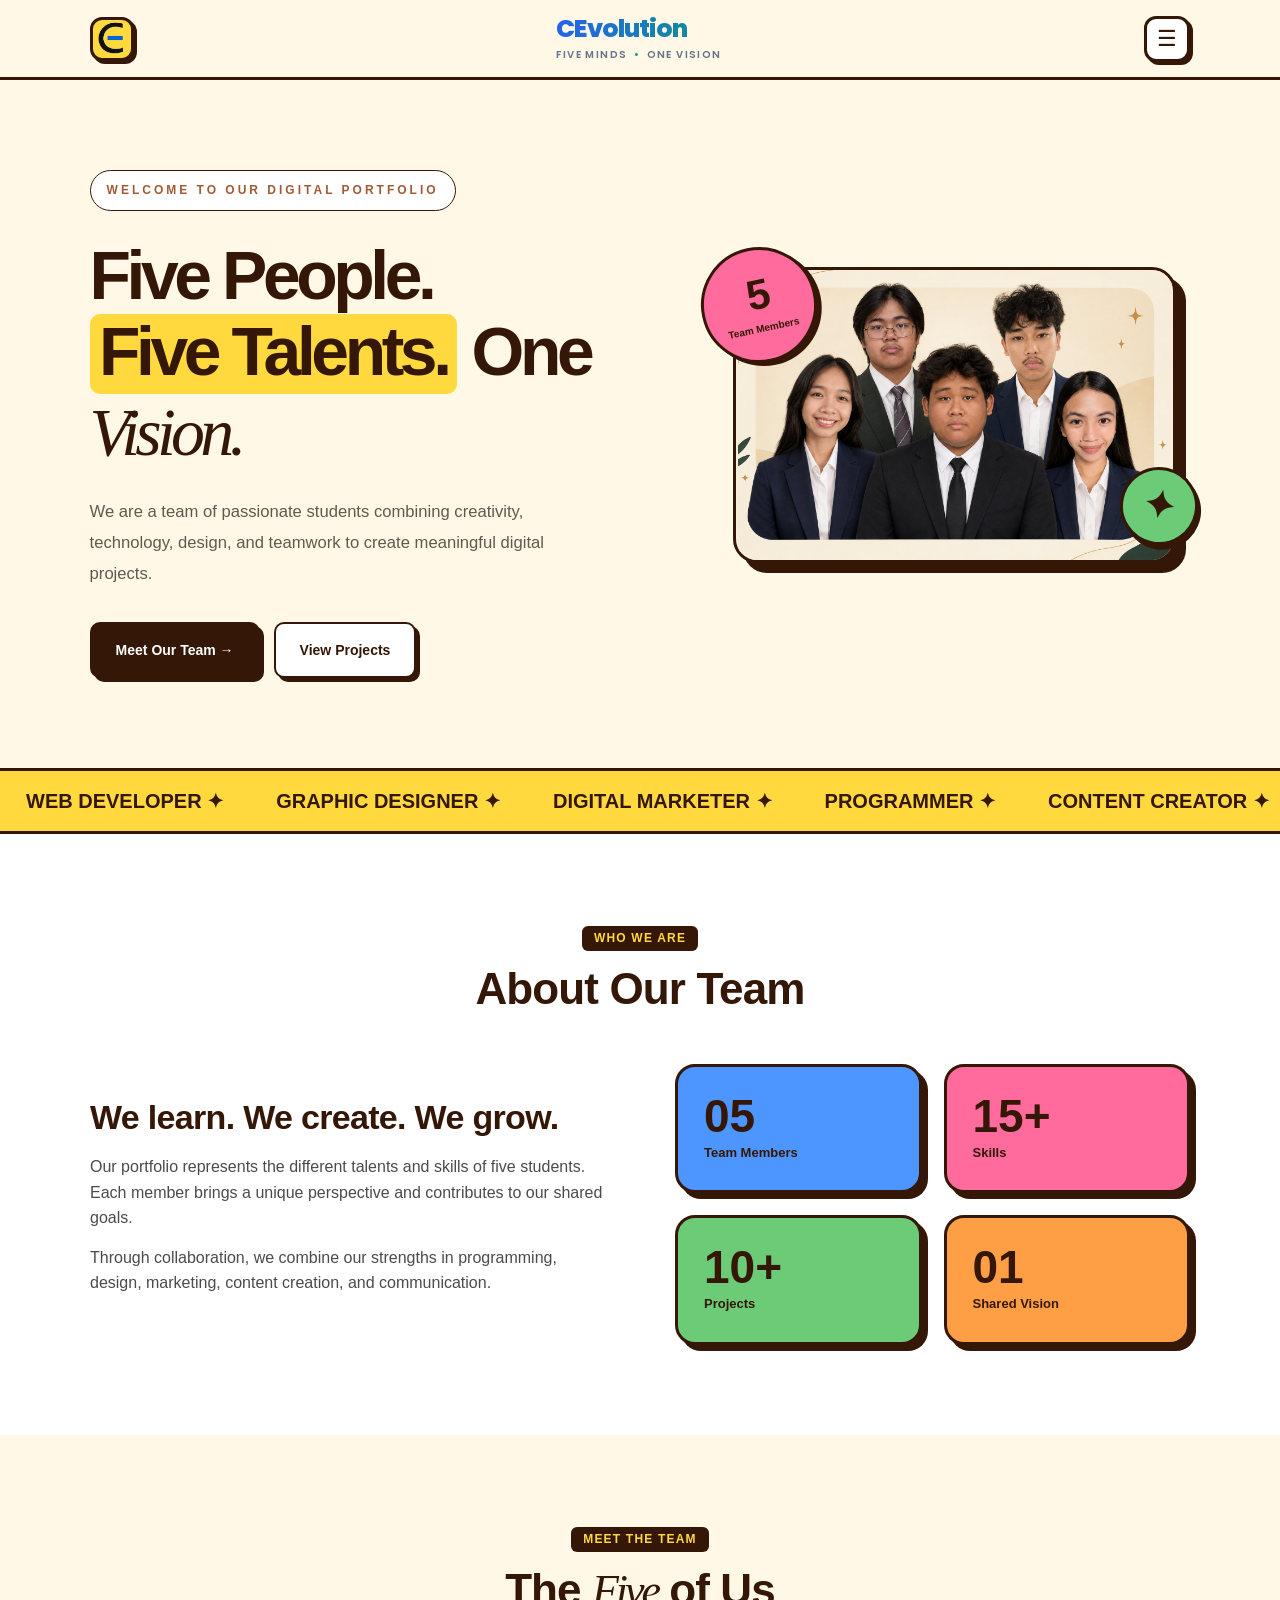
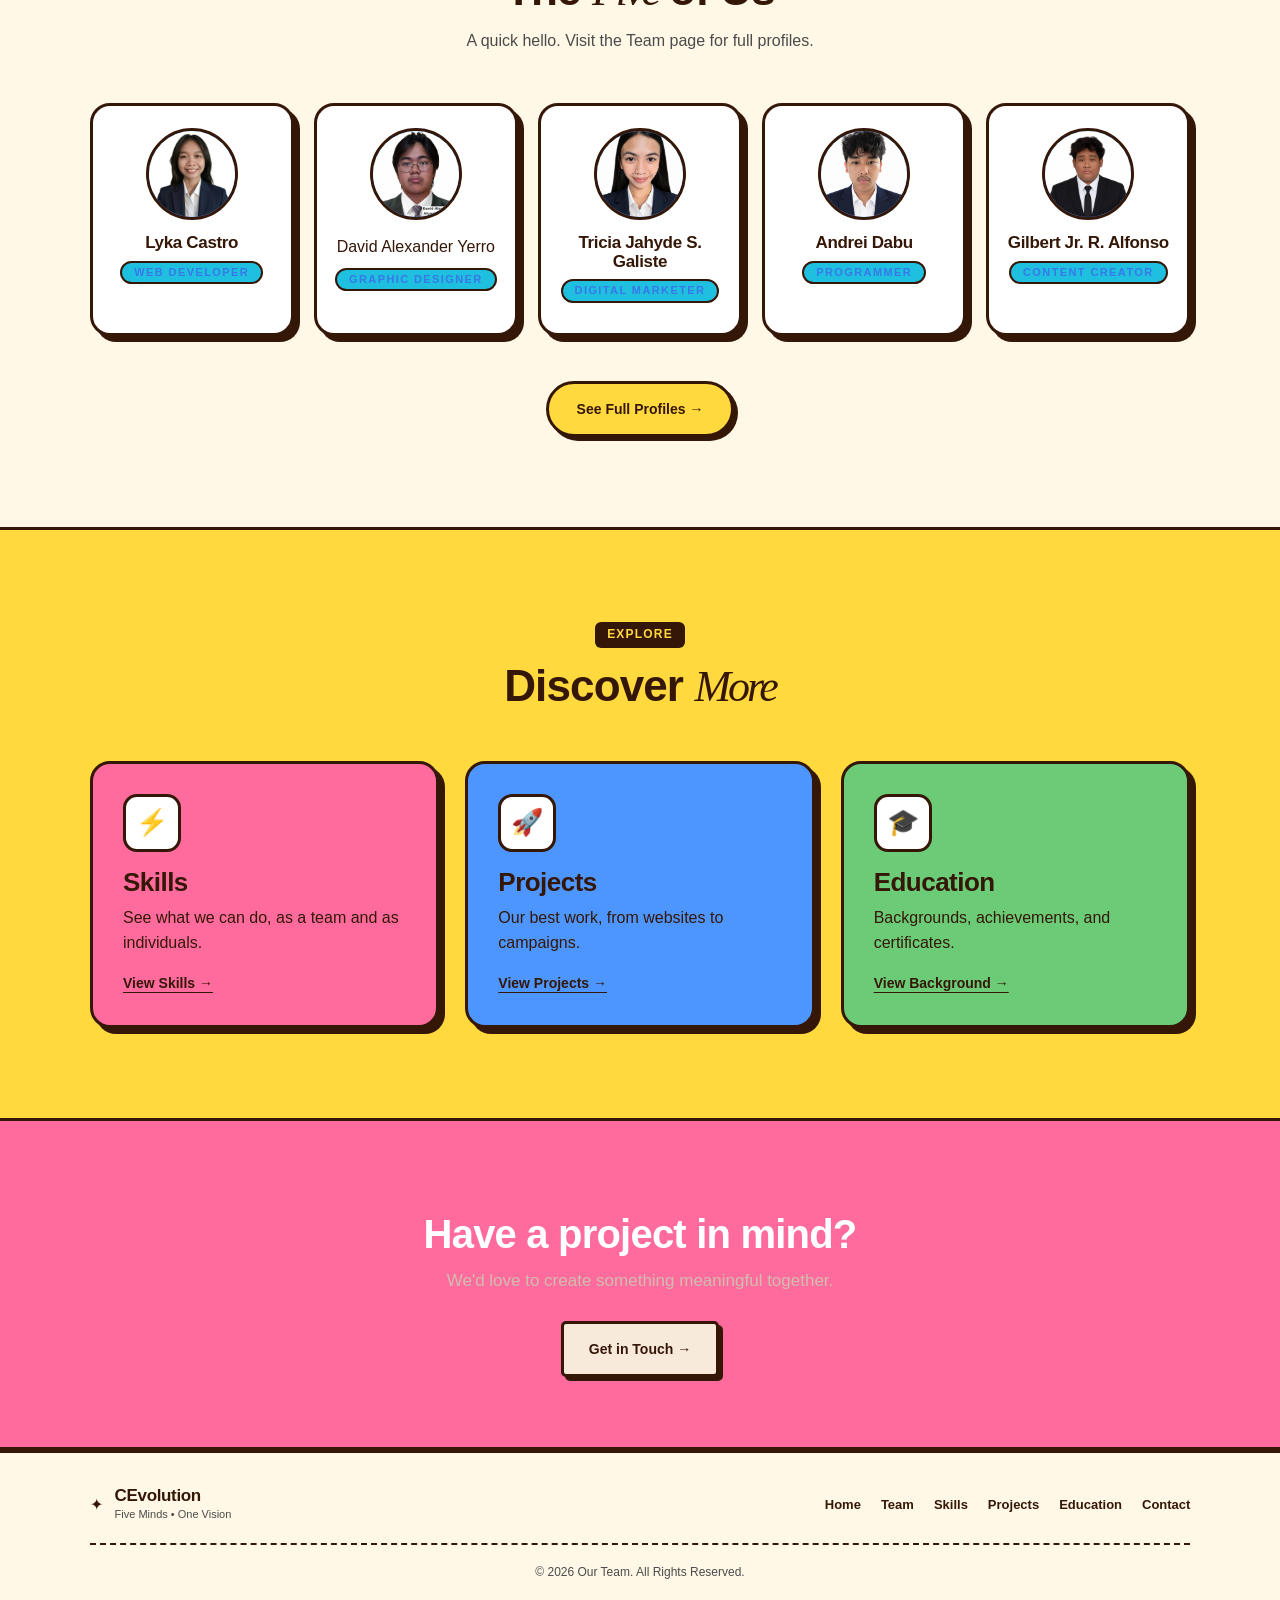
<file: index.html>
<!DOCTYPE html>
<html lang="en">

<head>
    <meta charset="UTF-8">
    <meta name="viewport" content="width=device-width, initial-scale=1.0">
    <title>Home | Five Minds One Vision</title>
    <link rel="stylesheet" href="style.css">
    <link rel="preconnect" href="https://fonts.googleapis.com">
    <link rel="preconnect" href="https://fonts.gstatic.com" crossorigin>
    <link href="https://fonts.googleapis.com/css2?family=Poppins:wght@500;600;700;800&display=swap" rel="stylesheet">


</head>

<body>

    <header class="navbar">
        <div class="logo-box" alt="Web Logo">
            <img src="images/logov2.png" alt="Web Logo">
        </div>

        <a class="brand" href="index.html">
            <div class="brand-text">
                <h2>CEvolution</h2>
                <span>Five Minds <span class="brand-divider">•</span> One Vision</span>
            </div>
        </a>
        <input type="checkbox" id="menu-toggle" class="menu-check">
        <label for="menu-toggle" class="menu-btn" aria-label="Menu">☰</label>
        <nav>
            <a href="index.html" class="active">Home</a>
            <a href="team.html">Our Team</a>
            <a href="skills.html">Skills</a>
            <a href="projects.html">Projects</a>
            <a href="education.html">Education</a>
            <a href="contact.html">Contact</a>
        </nav>
    </header>

    <section class="hero">
        <div class="hero-text">
            <span class="eyebrow">WELCOME TO OUR DIGITAL PORTFOLIO</span>
            <h1>Five People. <span class="mark">Five Talents.</span> One <span class="serif">Vision.</span></h1>
            <p class="hero-description">We are a team of passionate students combining creativity, technology, design,
                and teamwork to create meaningful digital projects.</p>
            <div class="hero-buttons">
                <a href="team.html" class="button">Meet Our Team →</a>
                <a href="projects.html" class="button button-white">View Projects</a>
            </div>
        </div>
        <div class="hero-visual">
            <div class="sticker sticker-one"><strong>5</strong><small>Team Members</small></div>
            <div class="sticker sticker-two">✦</div>
            <div class="team-photo" role="img" aria-label="Team photo"><img src="images/team-photo.png" alt=""></div>
        </div>
    </section>

    <div class="marquee">
        <div class="marquee-track"><span>WEB DEVELOPER ✦</span><span>GRAPHIC DESIGNER ✦</span><span>DIGITAL MARKETER
                ✦</span><span>PROGRAMMER ✦</span><span>CONTENT CREATOR ✦</span><span>WEB DEVELOPER ✦</span><span>GRAPHIC
                DESIGNER ✦</span><span>DIGITAL MARKETER ✦</span><span>PROGRAMMER ✦</span><span>CONTENT CREATOR
                ✦</span><span>WEB DEVELOPER ✦</span><span>GRAPHIC DESIGNER ✦</span><span>DIGITAL MARKETER
                ✦</span><span>PROGRAMMER ✦</span><span>CONTENT CREATOR ✦</span><span>WEB DEVELOPER ✦</span><span>GRAPHIC
                DESIGNER ✦</span><span>DIGITAL MARKETER ✦</span><span>PROGRAMMER ✦</span><span>CONTENT CREATOR ✦</span>
        </div>
    </div>

    <section class="bg-white">
        <div class="section-heading center">
            <span class="tag">WHO WE ARE</span>
            <h2>About <span class=" mark-pink">Our Team</span></h2>
        </div>
        <div class="about-grid">
            <div class="about-text">
                <h3>We learn. We create. We grow.</h3>
                <p>Our portfolio represents the different talents and skills of five students. Each member brings a
                    unique perspective and contributes to our shared goals.</p>
                <p>Through collaboration, we combine our strengths in programming, design, marketing, content creation,
                    and communication.</p>
            </div>
            <div class="about-statistics">
                <div class="stat-card"><strong>05</strong><span>Team Members</span></div>
                <div class="stat-card"><strong>15+</strong><span>Skills</span></div>
                <div class="stat-card"><strong>10+</strong><span>Projects</span></div>
                <div class="stat-card"><strong>01</strong><span>Shared Vision</span></div>
            </div>
        </div>
    </section>

    <section>
        <div class="section-heading center">
            <span class="tag">MEET THE TEAM</span>
            <h2>The <span class="serif">Five</span> of Us</h2>
            <p class="section-description">A quick hello. Visit the Team page for full profiles.</p>
        </div>
        <div class="preview-grid">
            <a href="team.html#maria" class="preview-card c-blue">
                <div class="avatar" role="img" aria-label="Maria Santos">MS<img src="images/person1.jpg" alt=""></div>
                <h3>Lyka Castro</h3><span class="role">WEB DEVELOPER</span>
            </a>
            <a href="team.html#james" class="preview-card c-pink">
                <div class="avatar" role="img" aria-label="James Reyes">JR<img src="images/person2.jpg" alt=""></div>
                <h3></h3>David Alexander Yerro<span class="role">GRAPHIC DESIGNER</span>
            </a>
            <a href="team.html#ana" class="preview-card c-green">
                <div class="avatar" role="img" aria-label="Ana Cruz">AC<img src="images/person3.png" alt=""></div>
                <h3>Tricia Jahyde S. Galiste</h3><span class="role">DIGITAL MARKETER</span>
            </a>
            <a href="team.html#michael" class="preview-card c-orange">
                <div class="avatar" role="img" aria-label="Michael Torres">MT<img src="images/person4.png" alt=""></div>
                <h3>Andrei Dabu</h3><span class="role">PROGRAMMER</span>
            </a>
            <a href="team.html#sofia" class="preview-card c-purple">
                <div class="avatar" role="img" aria-label="Sofia Garcia">SG<img src="images/person5.jpg" alt=""></div>
                <h3>Gilbert Jr. R. Alfonso</h3><span class="role">CONTENT CREATOR</span>
            </a>
        </div>
        <div class="center-cta"><a href="team.html" class="button">See Full Profiles →</a></div>
    </section>

    <section class="bg-yellow border-top">
        <div class="section-heading center">
            <span class="tag">EXPLORE</span>
            <h2>Discover <span class="serif">More</span></h2>
        </div>
        <div class="explore-grid">
            <a href="skills.html" class="explore-card">
                <div class="explore-icon">⚡</div>
                <h3>Skills</h3>
                <p>See what we can do, as a team and as individuals.</p><strong>View Skills →</strong>
            </a>
            <a href="projects.html" class="explore-card">
                <div class="explore-icon">🚀</div>
                <h3>Projects</h3>
                <p>Our best work, from websites to campaigns.</p><strong>View Projects →</strong>
            </a>
            <a href="education.html" class="explore-card">
                <div class="explore-icon">🎓</div>
                <h3>Education</h3>
                <p>Backgrounds, achievements, and certificates.</p><strong>View Background →</strong>
            </a>
        </div>
    </section>

    <div class="cta-band">
        <h2>Have a project in mind?</h2>
        <p>We'd love to create something meaningful together.</p>
        <a href="contact.html" class="button button-white">Get in Touch →</a>
    </div>

    <footer>
        <div class="footer-brand">
            <div class="brand-icon">✦</div>
            <div>
                <h3>CEvolution</h3>
                <p>Five Minds • One Vision</p>
            </div>
        </div>
        <div class="footer-links">
            <a href="index.html">Home</a><a href="team.html">Team</a><a href="skills.html">Skills</a>
            <a href="projects.html">Projects</a><a href="education.html">Education</a><a href="contact.html">Contact</a>
        </div>
        <p class="copyright">© 2026 Our Team. All Rights Reserved.</p>
    </footer>

</body>

</html>
</file>
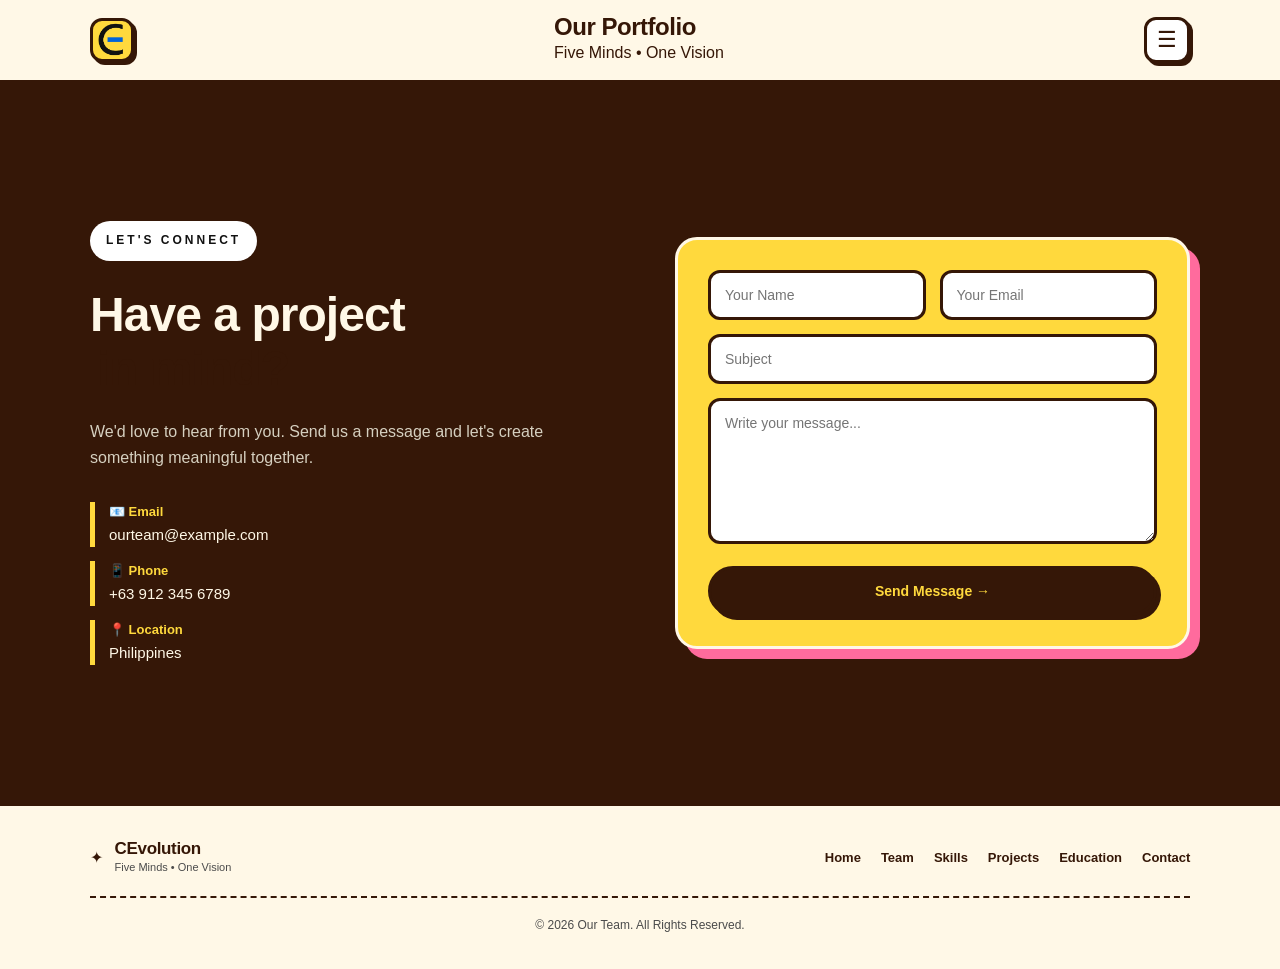
<file: contact.html>
<!DOCTYPE html>
<html lang="en">

<head>
    <meta charset="UTF-8">
    <meta name="viewport" content="width=device-width, initial-scale=1.0">
    <title>Contact | Five Minds One Vision</title>
    <link rel="stylesheet" href="style.css">
</head>

<body>

    <header class="navbar">
        <div class="logo-box" alt="Web Logo">
            <img src="images/logov2.png" alt="Web Logo">
        </div <a class="brand" href="index.html">
        <div>
            <h2>Our Portfolio</h2><span>Five Minds • One Vision</span>
        </div>
        </a>
        <input type="checkbox" id="menu-toggle" class="menu-check">
        <label for="menu-toggle" class="menu-btn" aria-label="Menu">☰</label>
        <nav>
            <a href="index.html">Home</a>
            <a href="team.html">Our Team</a>
            <a href="skills.html">Skills</a>
            <a href="projects.html">Projects</a>
            <a href="education.html">Education</a>
            <a href="contact.html" class="active">Contact</a>
        </nav>
    </header>

    <section class="contact">
        <div class="contact-wrapper">
            <div class="contact-information">
                <span class="eyebrow" style="color:#111">LET'S CONNECT</span>
                <h2>Have a project <span class="mark">in mind?</span></h2>
                <p>We'd love to hear from you. Send us a message and let's create something meaningful together.</p>
                <div class="contact-details">
                    <div><strong>📧 Email</strong><span>ourteam@example.com</span></div>
                    <div><strong>📱 Phone</strong><span>+63 912 345 6789</span></div>
                    <div><strong>📍 Location</strong><span>Philippines</span></div>
                </div>
            </div>

            <form class="contact-form" action="mailto:ourteam@example.com" method="post" enctype="text/plain">
                <div class="input-row">
                    <input type="text" name="name" placeholder="Your Name" required>
                    <input type="email" name="email" placeholder="Your Email" required>
                </div>
                <input type="text" name="subject" placeholder="Subject">
                <textarea name="message" rows="7" placeholder="Write your message..." required></textarea>
                <button type="submit" class="button">Send Message →</button>
            </form>
        </div>
    </section>

    <footer>
        <div class="footer-brand">
            <div class="brand-icon">✦</div>
            <div>
                <h3>CEvolution</h3>
                <p>Five Minds • One Vision</p>
            </div>
        </div>
        <div class="footer-links">
            <a href="index.html">Home</a><a href="team.html">Team</a><a href="skills.html">Skills</a>
            <a href="projects.html">Projects</a><a href="education.html">Education</a><a href="contact.html">Contact</a>
        </div>
        <p class="copyright">© 2026 Our Team. All Rights Reserved.</p>
    </footer>

</body>

</html>
</file>
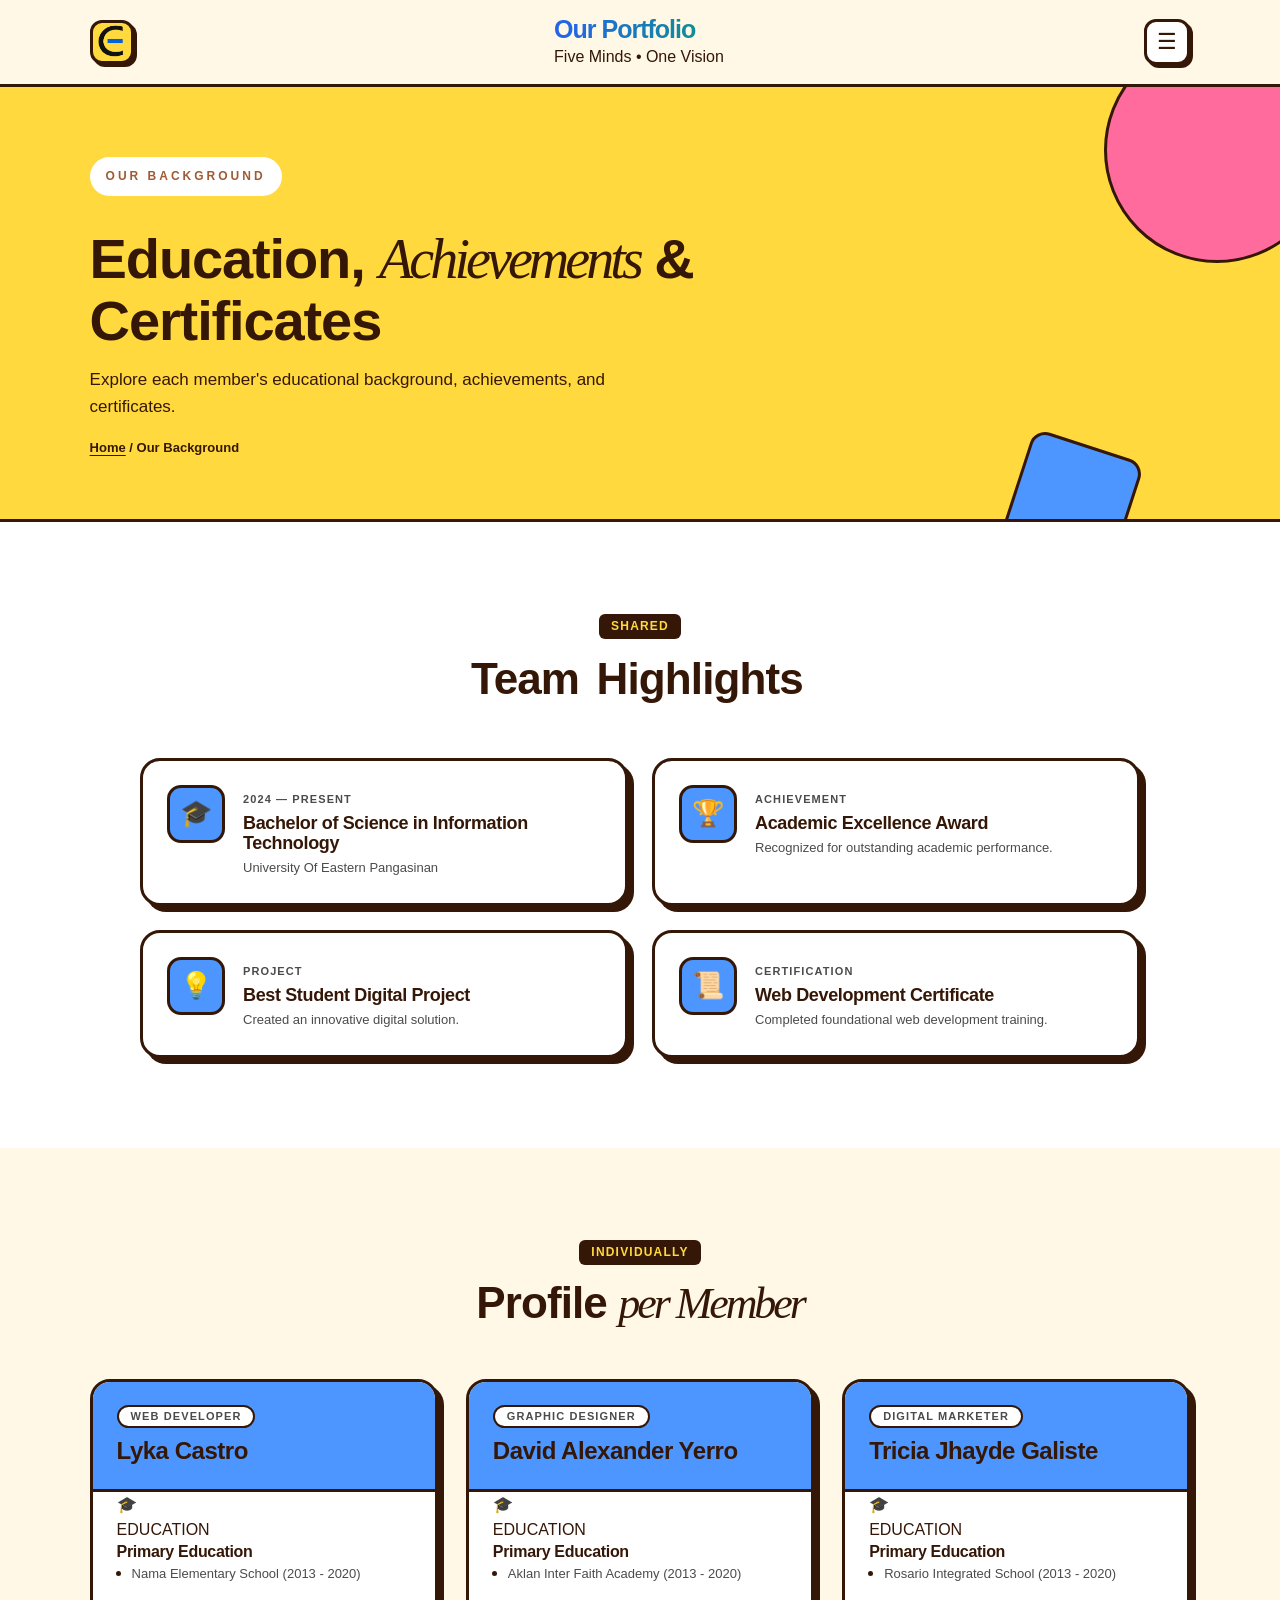
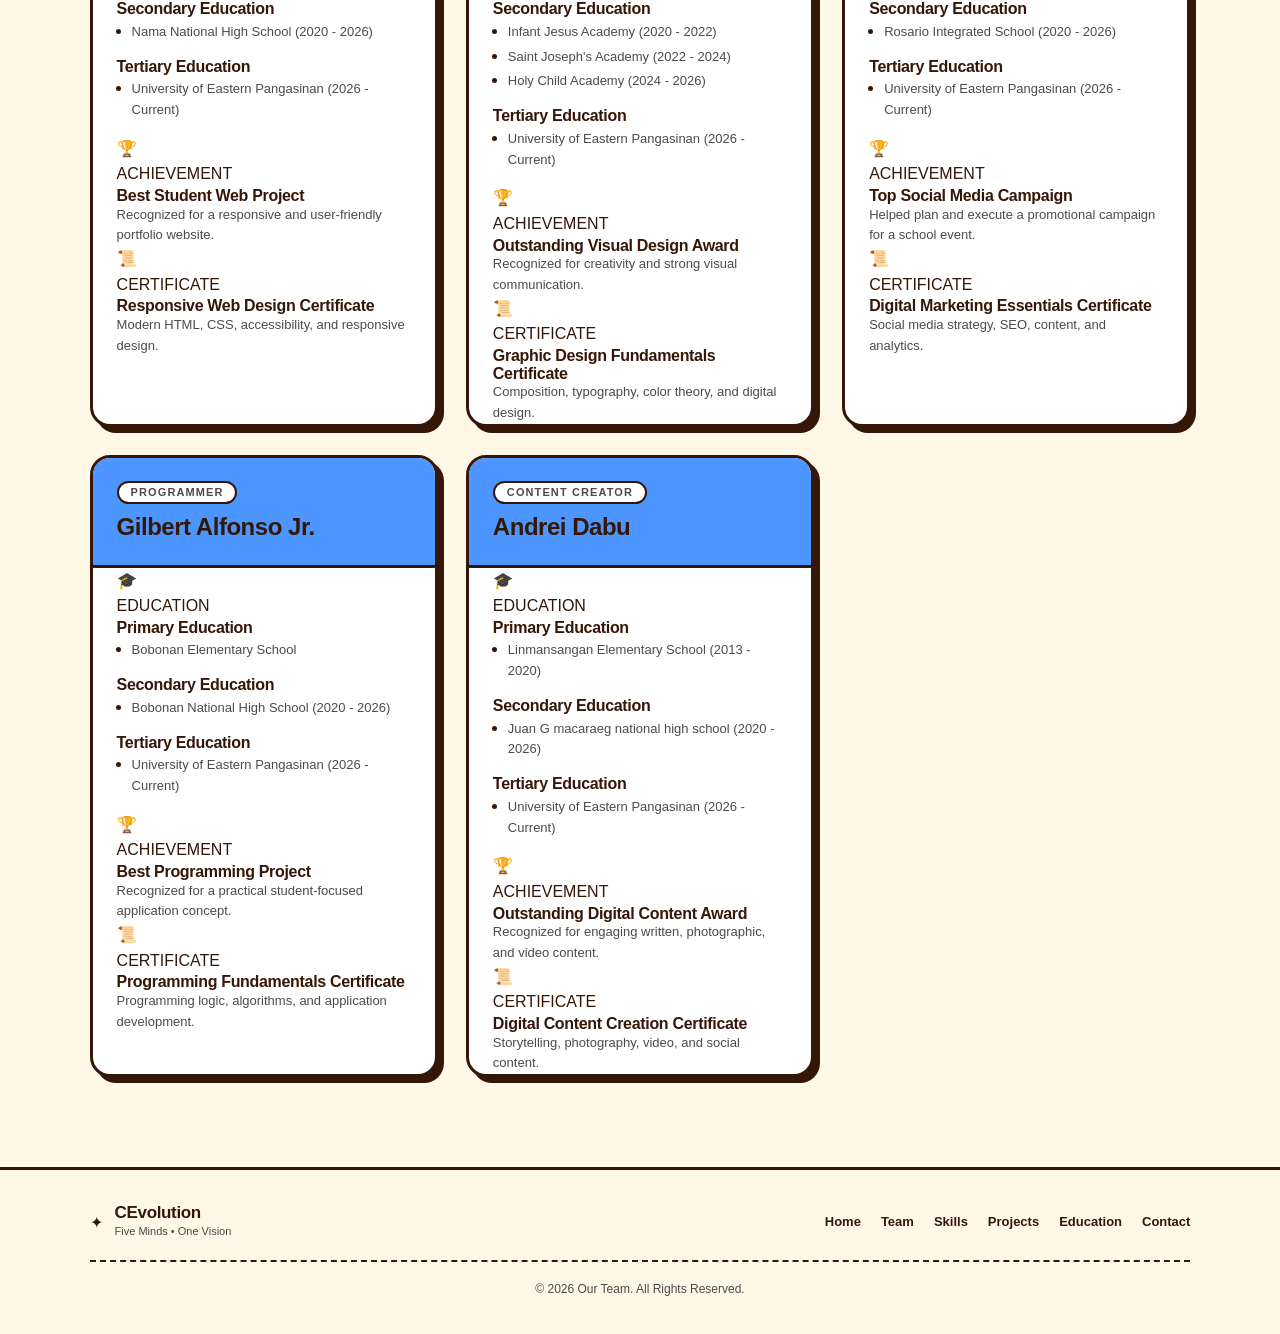
<file: education.html>
<!DOCTYPE html>
<html lang="en">

<head>
    <meta charset="UTF-8">
    <meta name="viewport" content="width=device-width, initial-scale=1.0">
    <title>Education | Five Minds One Vision</title>
    <link rel="stylesheet" href="style.css">
</head>

<body>

    <header class="navbar">
        <div class="logo-box" alt="Web Logo">
            <img src="images/logov2.png" alt="Web Logo">
        </div>
        <a class="brand" href="index.html">
            <div>
                <h2>Our Portfolio</h2><span>Five Minds • One Vision</span>
            </div>
        </a>
        <input type="checkbox" id="menu-toggle" class="menu-check">
        <label for="menu-toggle" class="menu-btn" aria-label="Menu">☰</label>
        <nav>
            <a href="index.html">Home</a>
            <a href="team.html">Our Team</a>
            <a href="skills.html">Skills</a>
            <a href="projects.html">Projects</a>
            <a href="education.html" class="active">Education</a>
            <a href="contact.html">Contact</a>
        </nav>
    </header>

    <div class="page-hero">
        <span class="eyebrow">OUR BACKGROUND</span>
        <h1>Education, <span class="serif">Achievements</span> &amp; Certificates</h1>
        <p class="sub">Explore each member's educational background, achievements, and certificates.</p>
        <p class="breadcrumb"><a href="index.html">Home</a> / Our Background</p>
    </div>

    <section class="bg-white">
        <div class="section-heading center">
            <span class="tag">SHARED</span>
            <h2>Team <span class="mark">Highlights</span></h2>
        </div>
        <div class="education-grid">
            <div class="edu-card c-blue">
                <div class="edu-icon">🎓</div>
                <div><span>2024 — PRESENT</span>
                    <h3>Bachelor of Science in Information Technology</h3>
                    <p>University Of Eastern Pangasinan</p>
                </div>
            </div>
            <div class="edu-card c-yellow">
                <div class="edu-icon">🏆</div>
                <div><span>ACHIEVEMENT</span>
                    <h3>Academic Excellence Award</h3>
                    <p>Recognized for outstanding academic performance.</p>
                </div>
            </div>
            <div class="edu-card c-green">
                <div class="edu-icon">💡</div>
                <div><span>PROJECT</span>
                    <h3>Best Student Digital Project</h3>
                    <p>Created an innovative digital solution.</p>
                </div>
            </div>
            <div class="edu-card c-pink">
                <div class="edu-icon">📜</div>
                <div><span>CERTIFICATION</span>
                    <h3>Web Development Certificate</h3>
                    <p>Completed foundational web development training.</p>
                </div>
            </div>
        </div>
    </section>

    <section>
        <div class="section-heading center">
            <span class="tag">INDIVIDUALLY</span>
            <h2>Profile <span class="serif">per Member</span></h2>
        </div>
        <div class="member-edu">
            <div class="edu-card c-blue">
                <div class="edu-head"><span class="role">WEB DEVELOPER</span>
                    <h3>Lyka Castro</h3>
                </div>
                <div class="member-details">
                    <div class="profile-detail">
                        <div class="detail-icon">🎓</div>
                        <div><span>EDUCATION</span>
                            <h4>Primary Education</h4>
                            <ul style="margin-bottom: 15px; padding-bottom: 0px; padding-left: 15px;">
                                <li style="padding-top: 0px;">
                                    <p>Nama Elementary School (2013 - 2020)</p>
                                </li>
                            </ul>
                            <h4>Secondary Education</h4>
                            <ul style="margin-bottom: 15px; padding-bottom: 0px; padding-left: 15px;">
                                <li style="padding-top: 0px;">
                                    <p>Nama National High School (2020 - 2026)</p>
                                </li>
                            </ul>
                            <h4>Tertiary Education</h4>
                            <ul style="margin-bottom: 15px; padding-bottom: 0px; padding-left: 15px;">
                                <li style="padding-top: 0px;">
                                    <p>University of Eastern Pangasinan (2026 - Current)</p>
                                </li>
                            </ul>
                        </div>
                    </div>
                    <div class="profile-detail">
                        <div class="detail-icon">🏆</div>
                        <div><span>ACHIEVEMENT</span>
                            <h4>Best Student Web Project</h4>
                            <p>Recognized for a responsive and user-friendly portfolio website.</p>
                        </div>
                    </div>
                    <div class="profile-detail">
                        <div class="detail-icon">📜</div>
                        <div><span>CERTIFICATE</span>
                            <h4>Responsive Web Design Certificate</h4>
                            <p>Modern HTML, CSS, accessibility, and responsive design.</p>
                        </div>
                    </div>
                </div>
            </div>
            <div class="edu-card c-pink">
                <div class="edu-head"><span class="role">GRAPHIC DESIGNER</span>
                    <h3>David Alexander Yerro</h3>
                </div>
                <div class="member-details">
                    <div class="profile-detail">
                        <div class="detail-icon">🎓</div>
                        <div><span>EDUCATION</span>
                            <h4>Primary Education</h4>
                            <ul style="margin-bottom: 15px; padding-bottom: 0px; padding-left: 15px;">
                                <li style="padding-top: 0px;">
                                    <p>Aklan Inter Faith Academy (2013 - 2020)</p>
                                </li>
                            </ul>
                            <h4>Secondary Education</h4>
                            <ul style="margin-bottom: 15px; padding-bottom: 0px; padding-left: 15px;">
                                <li style="padding-top: 0px;">
                                    <p>Infant Jesus Academy (2020 - 2022)</p>
                                </li>
                                <li style="padding-top: 0px;">
                                    <p>Saint Joseph's Academy (2022 - 2024)</p>
                                </li>
                                <li style="padding-top: 0px;">
                                    <p>Holy Child Academy (2024 - 2026)</p>
                                </li>
                            </ul>
                            <h4>Tertiary Education</h4>
                            <ul style="margin-bottom: 15px; padding-bottom: 0px; padding-left: 15px;">
                                <li style="padding-top: 0px;">
                                    <p>University of Eastern Pangasinan (2026 - Current)</p>
                                </li>
                            </ul>

                        </div>
                    </div>
                    <div class="profile-detail">
                        <div class="detail-icon">🏆</div>
                        <div><span>ACHIEVEMENT</span>
                            <h4>Outstanding Visual Design Award</h4>
                            <p>Recognized for creativity and strong visual communication.</p>
                        </div>
                    </div>
                    <div class="profile-detail">
                        <div class="detail-icon">📜</div>
                        <div><span>CERTIFICATE</span>
                            <h4>Graphic Design Fundamentals Certificate</h4>
                            <p>Composition, typography, color theory, and digital design.</p>
                        </div>
                    </div>
                </div>
            </div>
            <div class="edu-card c-green">
                <div class="edu-head"><span class="role">DIGITAL MARKETER</span>
                    <h3>Tricia Jhayde Galiste</h3>
                </div>
                <div class="member-details">
                    <div class="profile-detail">
                        <div class="detail-icon">🎓</div>
                        <div><span>EDUCATION</span>
                            <h4>Primary Education</h4>
                            <ul style="margin-bottom: 15px; padding-bottom: 0px; padding-left: 15px;">
                                <li style="padding-top: 0px;">
                                    <p>Rosario Integrated School (2013 - 2020)</p>
                                </li>
                            </ul>
                            <h4>Secondary Education</h4>
                            <ul style="margin-bottom: 15px; padding-bottom: 0px; padding-left: 15px;">
                                <li style="padding-top: 0px;">
                                    <p>Rosario Integrated School (2020 - 2026)</p>
                                </li>
                            </ul>
                            <h4>Tertiary Education</h4>
                            <ul style="margin-bottom: 15px; padding-bottom: 0px; padding-left: 15px;">
                                <li style="padding-top: 0px;">
                                    <p>University of Eastern Pangasinan (2026 - Current)</p>
                                </li>
                            </ul>

                        </div>
                    </div>
                    <div class="profile-detail">
                        <div class="detail-icon">🏆</div>
                        <div><span>ACHIEVEMENT</span>
                            <h4>Top Social Media Campaign</h4>
                            <p>Helped plan and execute a promotional campaign for a school event.</p>
                        </div>
                    </div>
                    <div class="profile-detail">
                        <div class="detail-icon">📜</div>
                        <div><span>CERTIFICATE</span>
                            <h4>Digital Marketing Essentials Certificate</h4>
                            <p>Social media strategy, SEO, content, and analytics.</p>
                        </div>
                    </div>
                </div>
            </div>
            <div class="edu-card c-orange">
                <div class="edu-head"><span class="role">PROGRAMMER</span>
                    <h3>Gilbert Alfonso Jr.</h3>
                </div>
                <div class="member-details">
                    <div class="profile-detail">
                        <div class="detail-icon">🎓</div>
                        <div><span>EDUCATION</span>
                            <h4>Primary Education</h4>
                            <ul style="margin-bottom: 15px; padding-bottom: 0px; padding-left: 15px;">
                                <li style="padding-top: 0px;">
                                    <p>Bobonan Elementary School
                            </ul>
                            <h4>Secondary Education</h4>
                            <ul style="margin-bottom: 15px; padding-bottom: 0px; padding-left: 15px;">
                                <li style="padding-top: 0px;">
                                    <p>Bobonan National High School (2020 - 2026)</p>
                                </li>
                            </ul>
                            <h4>Tertiary Education</h4>
                            <ul style="margin-bottom: 15px; padding-bottom: 0px; padding-left: 15px;">
                                <li style="padding-top: 0px;">
                                    <p>University of Eastern Pangasinan (2026 - Current)</p>
                                </li>
                            </ul>
                        </div>
                    </div>
                    <div class="profile-detail">
                        <div class="detail-icon">🏆</div>
                        <div><span>ACHIEVEMENT</span>
                            <h4>Best Programming Project</h4>
                            <p>Recognized for a practical student-focused application concept.</p>
                        </div>
                    </div>
                    <div class="profile-detail">
                        <div class="detail-icon">📜</div>
                        <div><span>CERTIFICATE</span>
                            <h4>Programming Fundamentals Certificate</h4>
                            <p>Programming logic, algorithms, and application development.</p>
                        </div>
                    </div>
                </div>
            </div>
            <div class="edu-card c-purple">
                <div class="edu-head"><span class="role">CONTENT CREATOR</span>
                    <h3>Andrei Dabu</h3>
                </div>
                <div class="member-details">
                    <div class="profile-detail">
                        <div class="detail-icon">🎓</div>
                        <div><span>EDUCATION</span>
                            <h4>Primary Education</h4>
                            <ul style="margin-bottom: 15px; padding-bottom: 0px; padding-left: 15px;">
                                <li style="padding-top: 0px;">
                                    <p>Linmansangan Elementary School (2013 - 2020)</p>
                                </li>
                            </ul>
                            <h4>Secondary Education</h4>
                            <ul style="margin-bottom: 15px; padding-bottom: 0px; padding-left: 15px;">
                                <li style="padding-top: 0px;">
                                    <p>Juan G macaraeg national high school (2020 - 2026)</p>
                                </li>
                            </ul>
                            <h4>Tertiary Education</h4>
                            <ul style="margin-bottom: 15px; padding-bottom: 0px; padding-left: 15px;">
                                <li style="padding-top: 0px;">
                                    <p>University of Eastern Pangasinan (2026 - Current)</p>
                                </li>
                            </ul>

                        </div>
                    </div>
                    <div class="profile-detail">
                        <div class="detail-icon">🏆</div>
                        <div><span>ACHIEVEMENT</span>
                            <h4>Outstanding Digital Content Award</h4>
                            <p>Recognized for engaging written, photographic, and video content.</p>
                        </div>
                    </div>
                    <div class="profile-detail">
                        <div class="detail-icon">📜</div>
                        <div><span>CERTIFICATE</span>
                            <h4>Digital Content Creation Certificate</h4>
                            <p>Storytelling, photography, video, and social content.</p>
                        </div>
                    </div>
                </div>
            </div>
        </div>
    </section>

    <footer>
        <div class="footer-brand">
            <div class="brand-icon">✦</div>
            <div>
                <h3>CEvolution</h3>
                <p>Five Minds • One Vision</p>
            </div>
        </div>
        <div class="footer-links">
            <a href="index.html">Home</a><a href="team.html">Team</a><a href="skills.html">Skills</a>
            <a href="projects.html">Projects</a><a href="education.html">Education</a><a href="contact.html">Contact</a>
        </div>
        <p class="copyright">© 2026 Our Team. All Rights Reserved.</p>
    </footer>

</body>

</html>
</file>
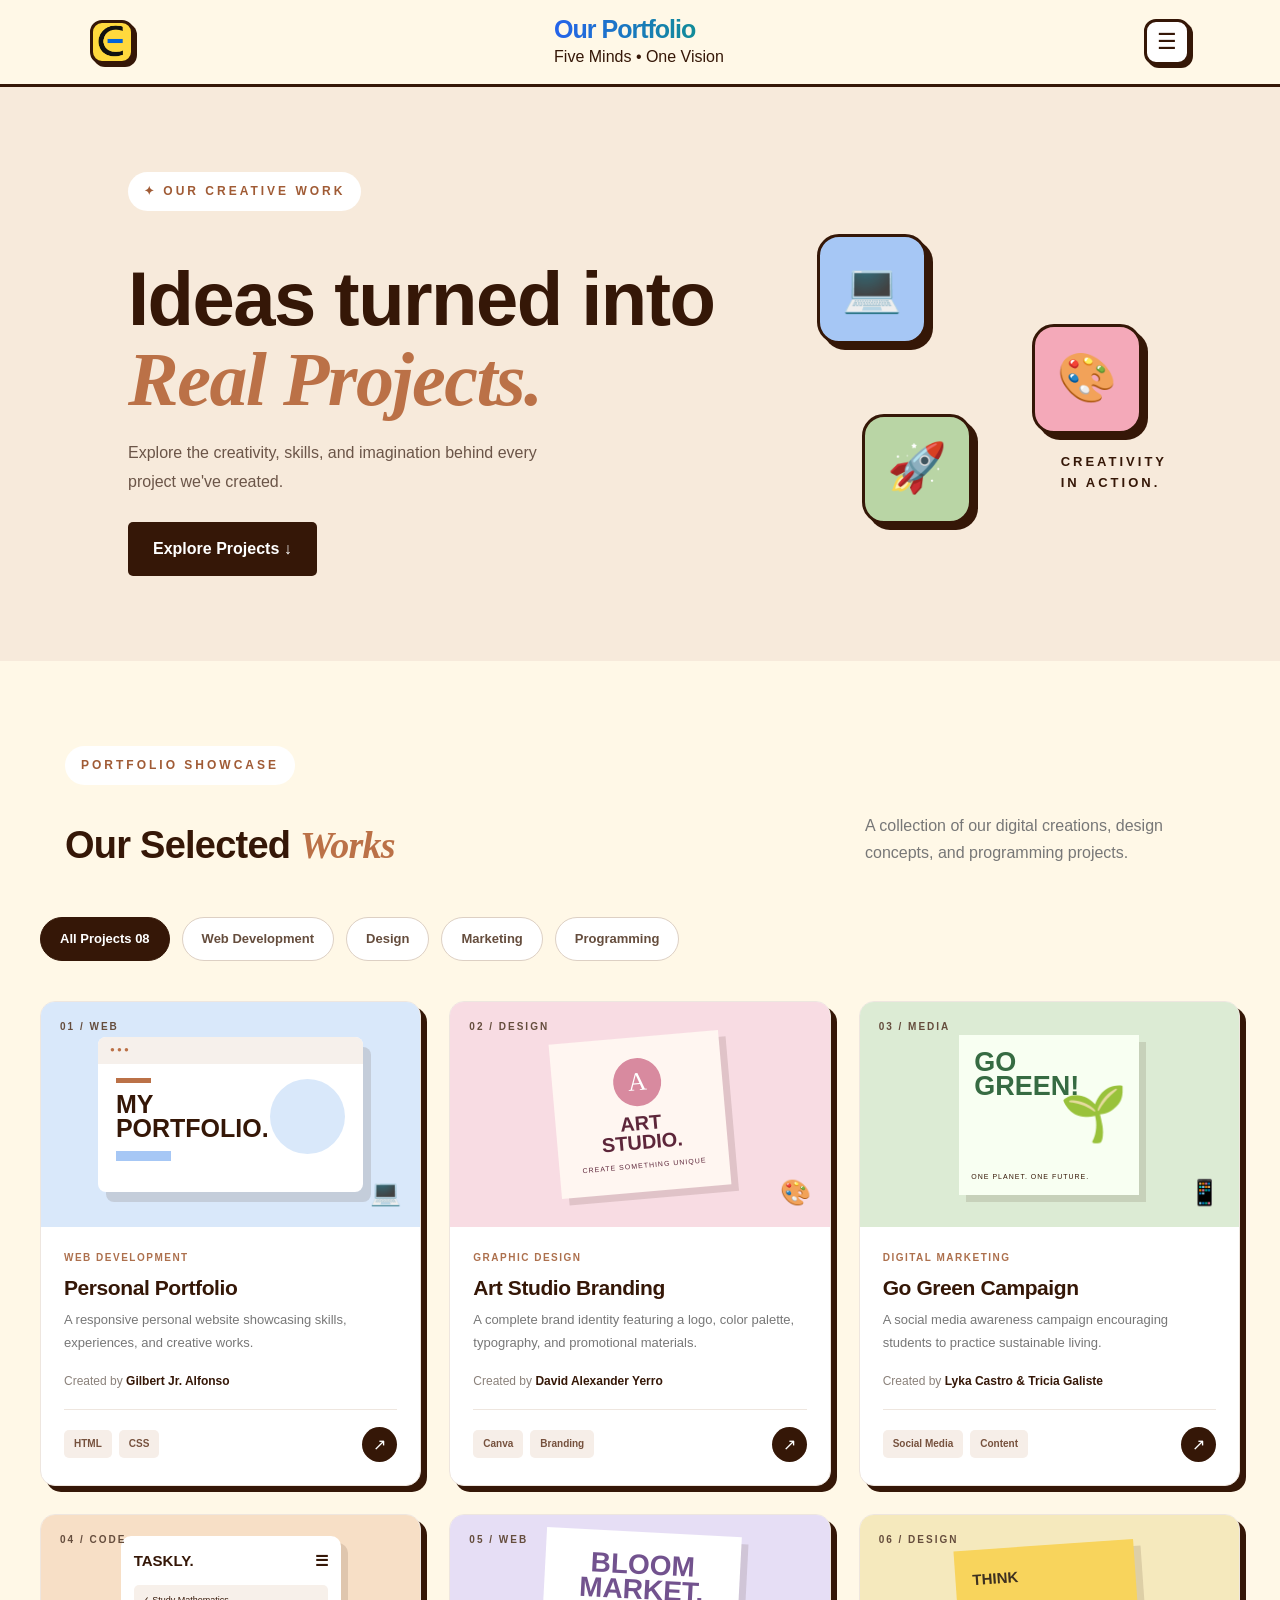
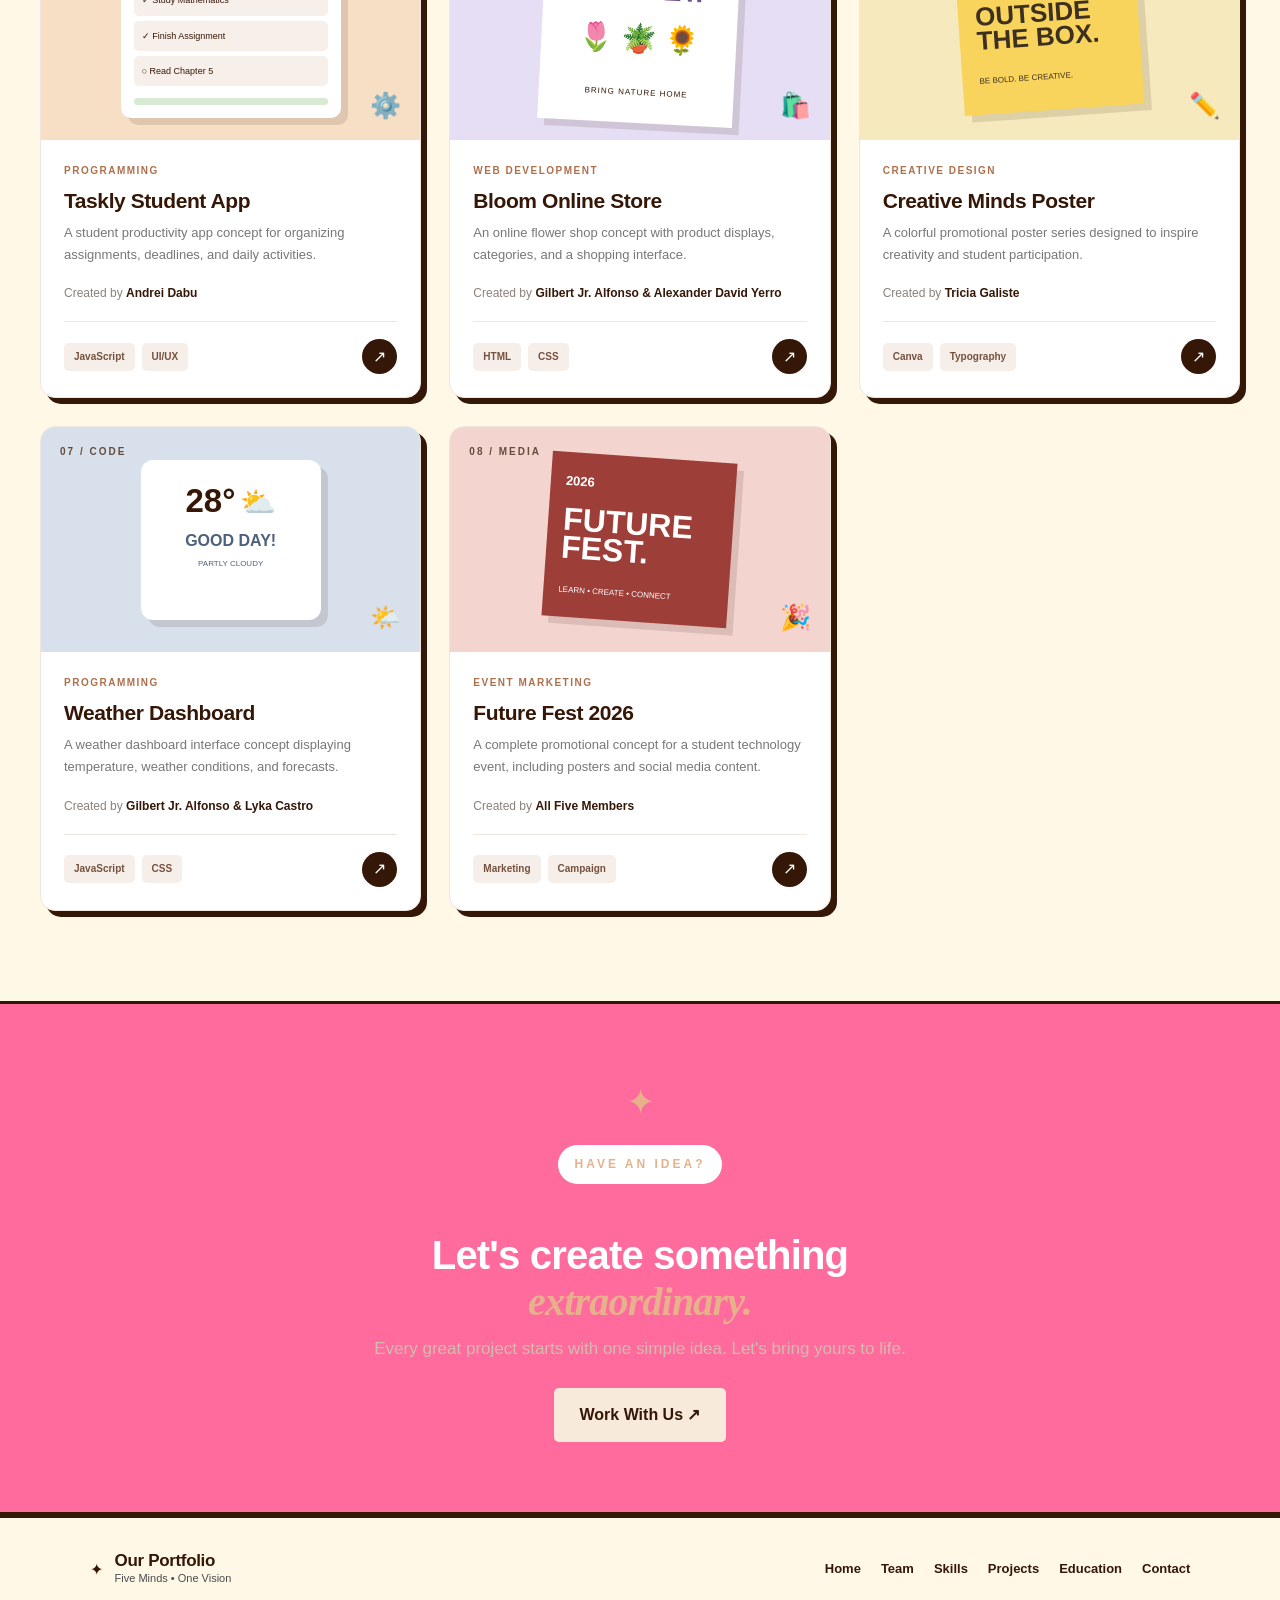
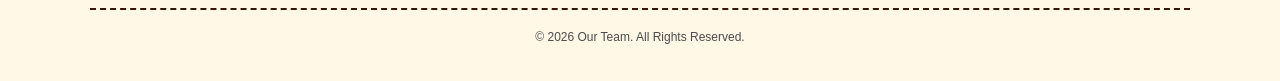
<file: projects.html>
<!DOCTYPE html>
<html lang="en">
<head>
    <meta charset="UTF-8">
    <meta name="viewport" content="width=device-width, initial-scale=1.0">
    <title>Projects | Five Minds One Vision</title>
    <link rel="stylesheet" href="style.css">
</head>
<body>

<header class="navbar">
    <div class="logo-box">
        <img src="images/logov2.png" alt="Web Logo">
    </div>

    <a class="brand" href="index.html">
        <div>
            <h2>Our Portfolio</h2>
            <span>Five Minds • One Vision</span>
        </div>
    </a>

    <input type="checkbox" id="menu-toggle" class="menu-check">
    <label for="menu-toggle" class="menu-btn">☰</label>

    <nav>
        <a href="index.html">Home</a>
        <a href="team.html">Our Team</a>
        <a href="skills.html">Skills</a>
        <a href="projects.html" class="active">Projects</a>
        <a href="education.html">Education</a>
        <a href="contact.html">Contact</a>
    </nav>
</header>

<!-- HERO -->
<section class="projects-hero">
    <div class="hero-content">
        <span class="eyebrow">✦ OUR CREATIVE WORK</span>
        <h1>Ideas turned into<br>
            <span>Real Projects.</span>
        </h1>
        <p>
            Explore the creativity, skills, and imagination
            behind every project we've created.
        </p>

        <a href="#project-list" class="explore-btn">
            Explore Projects ↓
        </a>
    </div>

    <div class="hero-decoration">
        <div class="decoration-card card-one">💻</div>
        <div class="decoration-card card-two">🎨</div>
        <div class="decoration-card card-three">🚀</div>
        <div class="decoration-text">CREATIVITY<br>IN ACTION.</div>
    </div>
</section>

<!-- PROJECT INTRO -->
<section class="project-intro" id="project-list">
    <div>
        <span class="eyebrow">PORTFOLIO SHOWCASE</span>
        <h2>Our Selected <span>Works</span></h2>
    </div>
    <p>
        A collection of our digital creations, design concepts,
        and programming projects.
    </p>
</section>

<!-- FILTERS -->
<section class="projects-section">

    <input type="radio" name="filter" id="f-all" checked>
    <input type="radio" name="filter" id="f-web">
    <input type="radio" name="filter" id="f-design">
    <input type="radio" name="filter" id="f-marketing">
    <input type="radio" name="filter" id="f-programming">

    <div class="filters">
        <label for="f-all">All Projects <span>08</span></label>
        <label for="f-web">Web Development</label>
        <label for="f-design">Design</label>
        <label for="f-marketing">Marketing</label>
        <label for="f-programming">Programming</label>
    </div>

    <div class="project-grid">

        <!-- PROJECT 01 -->
        <article class="project-card" data-cat="web">
            <div class="project-visual visual-blue">
                <span class="visual-number">01 / WEB</span>
                <div class="mockup browser">
                    <div class="browser-dots">● ● ●</div>
                    <div class="mockup-content">
                        <div class="mockup-line"></div>
                        <div class="mockup-title">MY<br>PORTFOLIO.</div>
                        <div class="mockup-button"></div>
                        <div class="mockup-circle"></div>
                    </div>
                </div>
                <span class="visual-emoji">💻</span>
            </div>
            <div class="project-info">
                <span class="project-category">WEB DEVELOPMENT</span>
                <h3>Personal Portfolio</h3>
                <p>A responsive personal website showcasing skills, experiences, and creative works.</p>
                <div class="project-meta">Created by <b>Gilbert Jr. Alfonso</b></div>
                <div class="project-bottom">
                    <div class="project-tags"><span>HTML</span><span>CSS</span></div>
                    <a href="#" class="project-link">↗</a>
                </div>
            </div>
        </article>

        <!-- PROJECT 02 -->
        <article class="project-card" data-cat="design">
            <div class="project-visual visual-pink">
                <span class="visual-number">02 / DESIGN</span>
                <div class="brand-art">
                    <div class="brand-circle">A</div>
                    <strong>ART<br>STUDIO.</strong>
                    <small>CREATE SOMETHING UNIQUE</small>
                </div>
                <span class="visual-emoji">🎨</span>
            </div>
            <div class="project-info">
                <span class="project-category">GRAPHIC DESIGN</span>
                <h3>Art Studio Branding</h3>
                <p>A complete brand identity featuring a logo, color palette, typography, and promotional materials.</p>
                <div class="project-meta">Created by <b>David Alexander Yerro</b></div>
                <div class="project-bottom">
                    <div class="project-tags"><span>Canva</span><span>Branding</span></div>
                    <a href="#" class="project-link">↗</a>
                </div>
            </div>
        </article>

        <!-- PROJECT 03 -->
        <article class="project-card" data-cat="marketing">
            <div class="project-visual visual-green">
                <span class="visual-number">03 / MEDIA</span>
                <div class="social-art">
                    <div class="social-top">GO<br>GREEN!</div>
                    <div class="social-leaf">🌱</div>
                    <small>ONE PLANET. ONE FUTURE.</small>
                </div>
                <span class="visual-emoji">📱</span>
            </div>
            <div class="project-info">
                <span class="project-category">DIGITAL MARKETING</span>
                <h3>Go Green Campaign</h3>
                <p>A social media awareness campaign encouraging students to practice sustainable living.</p>
                <div class="project-meta">Created by <b>Lyka Castro & Tricia Galiste</b></div>
                <div class="project-bottom">
                    <div class="project-tags"><span>Social Media</span><span>Content</span></div>
                    <a href="#" class="project-link">↗</a>
                </div>
            </div>
        </article>

        <!-- PROJECT 04 -->
        <article class="project-card" data-cat="programming">
            <div class="project-visual visual-orange">
                <span class="visual-number">04 / CODE</span>
                <div class="app-art">
                    <div class="app-header">TASKLY. <span>☰</span></div>
                    <div class="task-row">✓ Study Mathematics</div>
                    <div class="task-row">✓ Finish Assignment</div>
                    <div class="task-row">○ Read Chapter 5</div>
                    <div class="app-progress"></div>
                </div>
                <span class="visual-emoji">⚙️</span>
            </div>
            <div class="project-info">
                <span class="project-category">PROGRAMMING</span>
                <h3>Taskly Student App</h3>
                <p>A student productivity app concept for organizing assignments, deadlines, and daily activities.</p>
                <div class="project-meta">Created by <b>Andrei Dabu</b></div>
                <div class="project-bottom">
                    <div class="project-tags"><span>JavaScript</span><span>UI/UX</span></div>
                    <a href="#" class="project-link">↗</a>
                </div>
            </div>
        </article>

        <!-- PROJECT 05 -->
        <article class="project-card" data-cat="web">
            <div class="project-visual visual-purple">
                <span class="visual-number">05 / WEB</span>
                <div class="shop-art">
                    <div class="shop-title">BLOOM<br>MARKET.</div>
                    <div class="shop-products">🌷 🪴 🌻</div>
                    <small>BRING NATURE HOME</small>
                </div>
                <span class="visual-emoji">🛍️</span>
            </div>
            <div class="project-info">
                <span class="project-category">WEB DEVELOPMENT</span>
                <h3>Bloom Online Store</h3>
                <p>An online flower shop concept with product displays, categories, and a shopping interface.</p>
                <div class="project-meta">Created by <b>Gilbert Jr. Alfonso & Alexander David Yerro</b></div>
                <div class="project-bottom">
                    <div class="project-tags"><span>HTML</span><span>CSS</span></div>
                    <a href="#" class="project-link">↗</a>
                </div>
            </div>
        </article>

        <!-- PROJECT 06 -->
        <article class="project-card" data-cat="design">
            <div class="project-visual visual-yellow">
                <span class="visual-number">06 / DESIGN</span>
                <div class="poster-art">
                    <span>THINK</span>
                    <strong>OUTSIDE<br>THE BOX.</strong>
                    <small>BE BOLD. BE CREATIVE.</small>
                </div>
                <span class="visual-emoji">✏️</span>
            </div>
            <div class="project-info">
                <span class="project-category">CREATIVE DESIGN</span>
                <h3>Creative Minds Poster</h3>
                <p>A colorful promotional poster series designed to inspire creativity and student participation.</p>
                <div class="project-meta">Created by <b>Tricia Galiste</b></div>
                <div class="project-bottom">
                    <div class="project-tags"><span>Canva</span><span>Typography</span></div>
                    <a href="#" class="project-link">↗</a>
                </div>
            </div>
        </article>

        <!-- PROJECT 07 -->
        <article class="project-card" data-cat="programming">
            <div class="project-visual visual-dark">
                <span class="visual-number">07 / CODE</span>
                <div class="weather-art">
                    <div class="weather-temp">28°</div>
                    <div class="weather-icon">⛅</div>
                    <strong>GOOD DAY!</strong>
                    <small>PARTLY CLOUDY</small>
                </div>
                <span class="visual-emoji">🌤️</span>
            </div>
            <div class="project-info">
                <span class="project-category">PROGRAMMING</span>
                <h3>Weather Dashboard</h3>
                <p>A weather dashboard interface concept displaying temperature, weather conditions, and forecasts.</p>
                <div class="project-meta">Created by <b>Gilbert Jr. Alfonso & Lyka Castro</b></div>
                <div class="project-bottom">
                    <div class="project-tags"><span>JavaScript</span><span>CSS</span></div>
                    <a href="#" class="project-link">↗</a>
                </div>
            </div>
        </article>

        <!-- PROJECT 08 -->
        <article class="project-card" data-cat="marketing">
            <div class="project-visual visual-red">
                <span class="visual-number">08 / MEDIA</span>
                <div class="event-art">
                    <span>2026</span>
                    <strong>FUTURE<br>FEST.</strong>
                    <small>LEARN • CREATE • CONNECT</small>
                </div>
                <span class="visual-emoji">🎉</span>
            </div>
            <div class="project-info">
                <span class="project-category">EVENT MARKETING</span>
                <h3>Future Fest 2026</h3>
                <p>A complete promotional concept for a student technology event, including posters and social media content.</p>
                <div class="project-meta">Created by <b>All Five Members</b></div>
                <div class="project-bottom">
                    <div class="project-tags"><span>Marketing</span><span>Campaign</span></div>
                    <a href="#" class="project-link">↗</a>
                </div>
            </div>
        </article>

    </div>
</section>

<!-- CTA -->
<section class="cta-band">
    <div class="cta-icon">✦</div>
    <span class="eyebrow">HAVE AN IDEA?</span>
    <h2>Let's create something<br><span>extraordinary.</span></h2>
    <p>Every great project starts with one simple idea. Let's bring yours to life.</p>
    <a href="contact.html" class="button-white">Work With Us ↗</a>
</section>

<footer>
    <div class="footer-brand">
        <div class="brand-icon">✦</div>
        <div><h3>Our Portfolio</h3><p>Five Minds • One Vision</p></div>
    </div>

    <div class="footer-links">
        <a href="index.html">Home</a>
        <a href="team.html">Team</a>
        <a href="skills.html">Skills</a>
        <a href="projects.html">Projects</a>
        <a href="education.html">Education</a>
        <a href="contact.html">Contact</a>
    </div>

    <p class="copyright">© 2026 Our Team. All Rights Reserved.</p>
</footer>

</body>
</html>
</file>
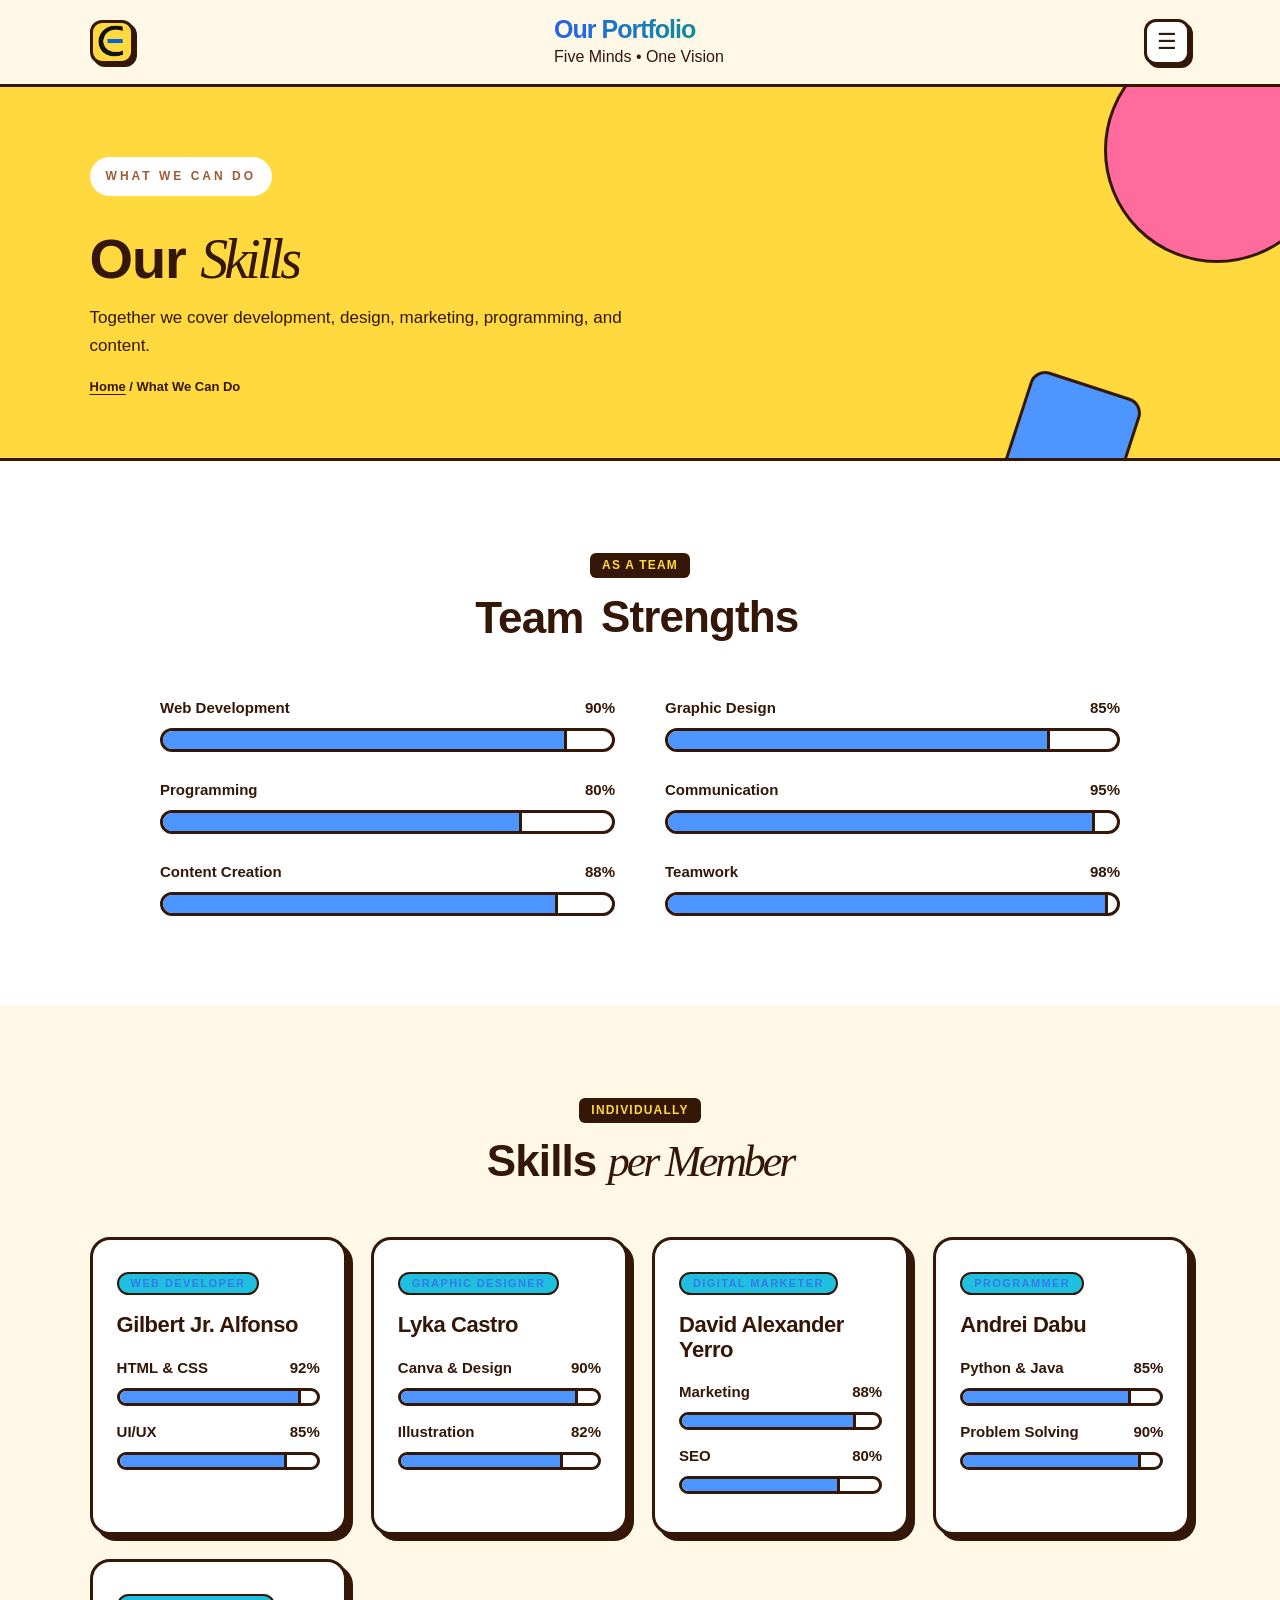
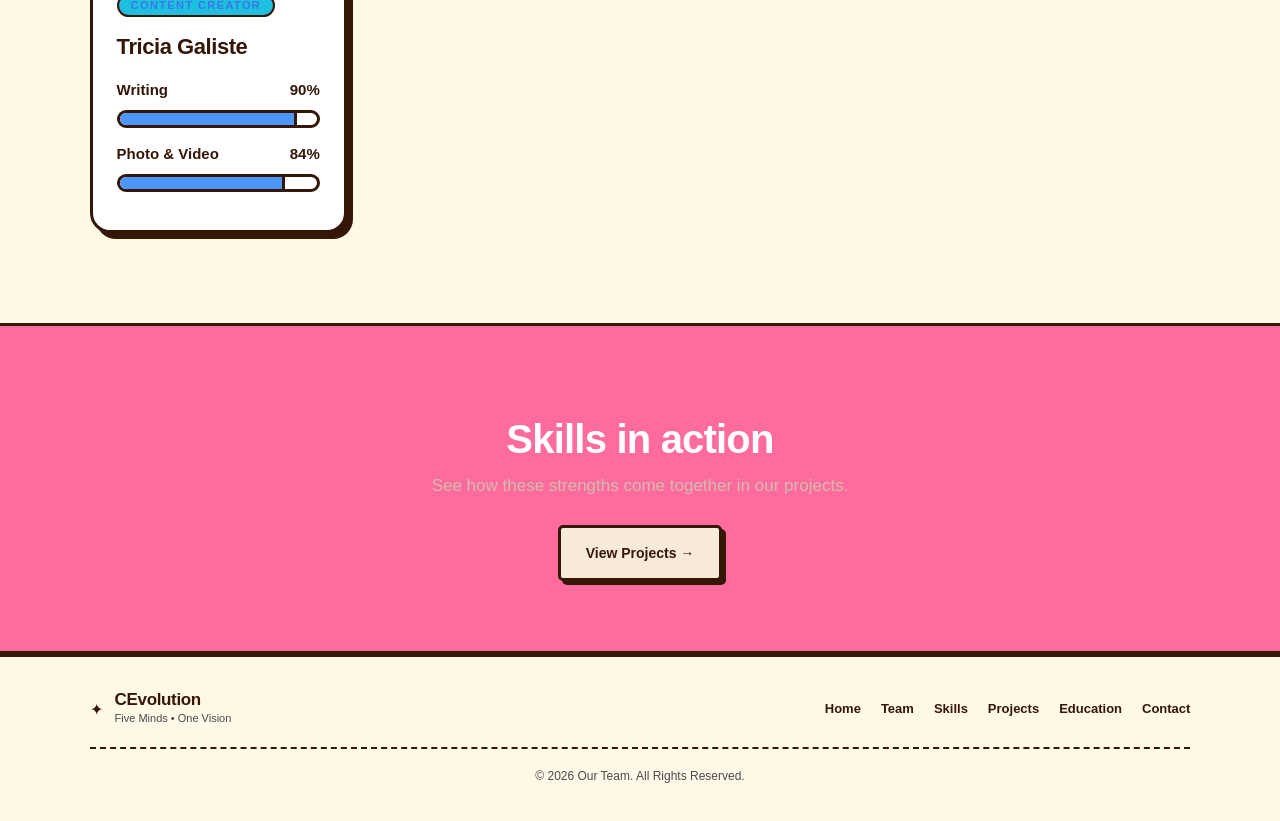
<file: skills.html>
<!DOCTYPE html>
<html lang="en">

<head>
    <meta charset="UTF-8">
    <meta name="viewport" content="width=device-width, initial-scale=1.0">
    <title>Skills | Five Minds One Vision</title>
    <link rel="stylesheet" href="style.css">
</head>

<body>

    <header class="navbar">
        <div class="logo-box" alt="Web Logo">
            <img src="images/logov2.png" alt="Web Logo">
        </div>
        <a class="brand" href="index.html">
            <div>
                <h2>Our Portfolio</h2><span>Five Minds • One Vision</span>
            </div>
        </a>
        <input type="checkbox" id="menu-toggle" class="menu-check">
        <label for="menu-toggle" class="menu-btn" aria-label="Menu">☰</label>
        <nav>
            <a href="index.html">Home</a>
            <a href="team.html">Our Team</a>
            <a href="skills.html" class="active">Skills</a>
            <a href="projects.html">Projects</a>
            <a href="education.html">Education</a>
            <a href="contact.html">Contact</a>
        </nav>
    </header>

    <div class="page-hero">
        <span class="eyebrow">WHAT WE CAN DO</span>
        <h1>Our <span class="serif">Skills</span></h1>
        <p class="sub">Together we cover development, design, marketing, programming, and content.</p>
        <p class="breadcrumb"><a href="index.html">Home</a> / What We Can Do</p>
    </div>

    <section class="bg-white">
        <div class="section-heading center">
            <span class="tag">AS A TEAM</span>
            <h2>Team <span class="mark">Strengths</span></h2>
        </div>
        <div class="skills-container">
            <div class="skill-box c-blue">
                <div class="skill-title"><span>Web Development</span><strong>90%</strong></div>
                <div class="progress">
                    <div class="progress-fill" style="width: 90%"></div>
                </div>
            </div>
            <div class="skill-box c-pink">
                <div class="skill-title"><span>Graphic Design</span><strong>85%</strong></div>
                <div class="progress">
                    <div class="progress-fill" style="width: 85%"></div>
                </div>
            </div>
            <div class="skill-box c-orange">
                <div class="skill-title"><span>Programming</span><strong>80%</strong></div>
                <div class="progress">
                    <div class="progress-fill" style="width: 80%"></div>
                </div>
            </div>
            <div class="skill-box c-green">
                <div class="skill-title"><span>Communication</span><strong>95%</strong></div>
                <div class="progress">
                    <div class="progress-fill" style="width: 95%"></div>
                </div>
            </div>
            <div class="skill-box c-purple">
                <div class="skill-title"><span>Content Creation</span><strong>88%</strong></div>
                <div class="progress">
                    <div class="progress-fill" style="width: 88%"></div>
                </div>
            </div>
            <div class="skill-box c-yellow">
                <div class="skill-title"><span>Teamwork</span><strong>98%</strong></div>
                <div class="progress">
                    <div class="progress-fill" style="width: 98%"></div>
                </div>
            </div>
        </div>
    </section>

    <section>
        <div class="section-heading center">
            <span class="tag">INDIVIDUALLY</span>
            <h2>Skills <span class="serif">per Member</span></h2>
        </div>
        <div class="member-skills">
            <div class="skill-card c-blue">
                <span class="role">WEB DEVELOPER</span>
                <h3>Gilbert Jr. Alfonso</h3>
                <div class="skill-box">
                    <div class="skill-title"><span>HTML &amp; CSS</span><strong>92%</strong></div>
                    <div class="progress">
                        <div class="progress-fill" style="width: 92%"></div>
                    </div>
                </div>
                <div class="skill-box">
                    <div class="skill-title"><span>UI/UX</span><strong>85%</strong></div>
                    <div class="progress">
                        <div class="progress-fill" style="width: 85%"></div>
                    </div>
                </div>
            </div>
            <div class="skill-card c-pink">
                <span class="role">GRAPHIC DESIGNER</span>
                <h3>Lyka Castro</h3>
                <div class="skill-box">
                    <div class="skill-title"><span>Canva &amp; Design</span><strong>90%</strong></div>
                    <div class="progress">
                        <div class="progress-fill" style="width: 90%"></div>
                    </div>
                </div>
                <div class="skill-box">
                    <div class="skill-title"><span>Illustration</span><strong>82%</strong></div>
                    <div class="progress">
                        <div class="progress-fill" style="width: 82%"></div>
                    </div>
                </div>
            </div>
            <div class="skill-card c-green">
                <span class="role">DIGITAL MARKETER</span>
                <h3>David Alexander Yerro</h3>
                <div class="skill-box">
                    <div class="skill-title"><span>Marketing</span><strong>88%</strong></div>
                    <div class="progress">
                        <div class="progress-fill" style="width: 88%"></div>
                    </div>
                </div>
                <div class="skill-box">
                    <div class="skill-title"><span>SEO</span><strong>80%</strong></div>
                    <div class="progress">
                        <div class="progress-fill" style="width: 80%"></div>
                    </div>
                </div>
            </div>
            <div class="skill-card c-orange">
                <span class="role">PROGRAMMER</span>
                <h3>Andrei Dabu</h3>
                <div class="skill-box">
                    <div class="skill-title"><span>Python &amp; Java</span><strong>85%</strong></div>
                    <div class="progress">
                        <div class="progress-fill" style="width: 85%"></div>
                    </div>
                </div>
                <div class="skill-box">
                    <div class="skill-title"><span>Problem Solving</span><strong>90%</strong></div>
                    <div class="progress">
                        <div class="progress-fill" style="width: 90%"></div>
                    </div>
                </div>
            </div>
            <div class="skill-card c-purple">
                <span class="role">CONTENT CREATOR</span>
                <h3>Tricia Galiste</h3>
                <div class="skill-box">
                    <div class="skill-title"><span>Writing</span><strong>90%</strong></div>
                    <div class="progress">
                        <div class="progress-fill" style="width: 90%"></div>
                    </div>
                </div>
                <div class="skill-box">
                    <div class="skill-title"><span>Photo &amp; Video</span><strong>84%</strong></div>
                    <div class="progress">
                        <div class="progress-fill" style="width: 84%"></div>
                    </div>
                </div>
            </div>
        </div>
    </section>

    <div class="cta-band">
        <h2>Skills in action</h2>
        <p>See how these strengths come together in our projects.</p>
        <a href="projects.html" class="button button-white">View Projects →</a>
    </div>

    <footer>
        <div class="footer-brand">
            <div class="brand-icon">✦</div>
            <div>
                <h3>CEvolution</h3>
                <p>Five Minds • One Vision</p>
            </div>
        </div>
        <div class="footer-links">
            <a href="index.html">Home</a><a href="team.html">Team</a><a href="skills.html">Skills</a>
            <a href="projects.html">Projects</a><a href="education.html">Education</a><a href="contact.html">Contact</a>
        </div>
        <p class="copyright">© 2026 Our Team. All Rights Reserved.</p>
    </footer>

</body>

</html>
</file>
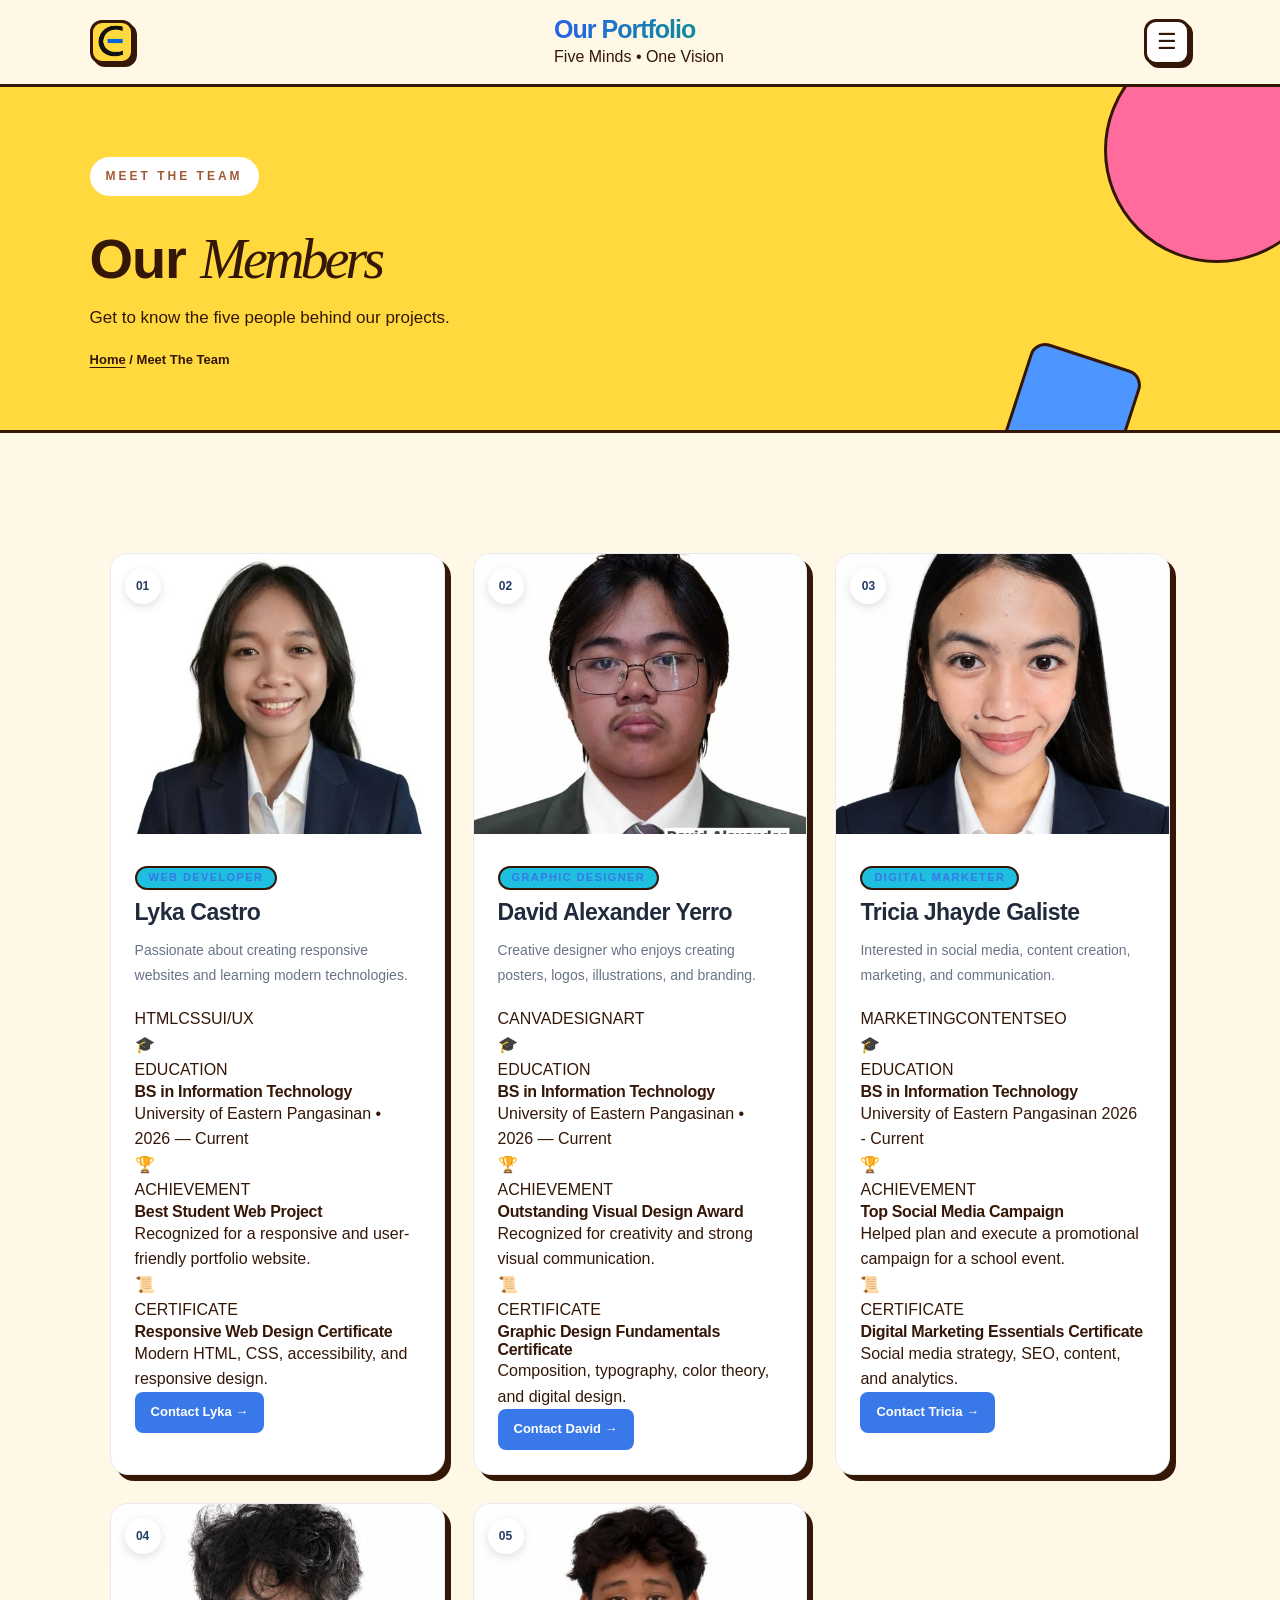
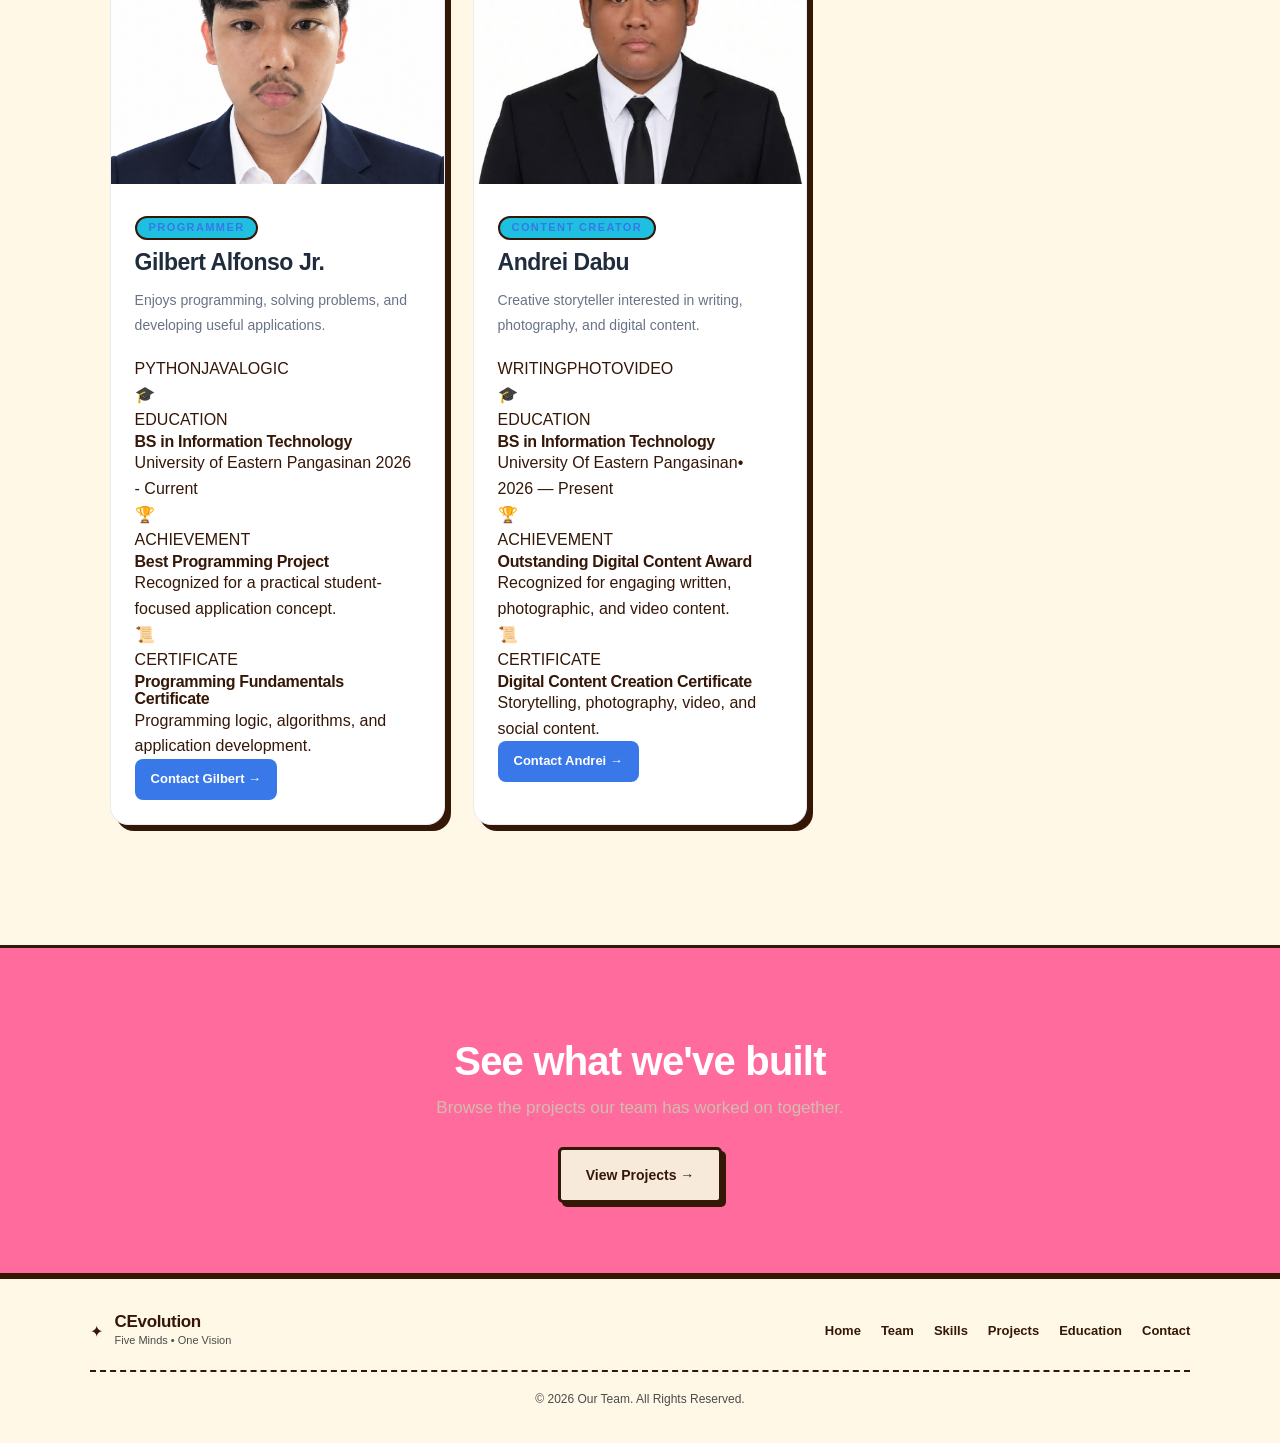
<file: team.html>
<!DOCTYPE html>
<html lang="en">

<head>
    <meta charset="UTF-8">
    <meta name="viewport" content="width=device-width, initial-scale=1.0">
    <title>Our Team | Five Minds One Vision</title>
    <link rel="stylesheet" href="style.css">
</head>

<body>

    <header class="navbar">
         <div class="logo-box" alt="Web Logo">
        <img src="images/logov2.png" alt="Web Logo">
       </div>
        <a class="brand" href="index.html">
            <div>
                <h2>Our Portfolio</h2><span>Five Minds • One Vision</span>
            </div>
        </a>
        <input type="checkbox" id="menu-toggle" class="menu-check">
        <label for="menu-toggle" class="menu-btn" aria-label="Menu">☰</label>
        <nav>
            <a href="index.html">Home</a>
            <a href="team.html" class="active">Our Team</a>
            <a href="skills.html">Skills</a>
            <a href="projects.html">Projects</a>
            <a href="education.html">Education</a>
            <a href="contact.html">Contact</a>
        </nav>
    </header>

    <div class="page-hero">
        <span class="eyebrow">MEET THE TEAM</span>
        <h1>Our <span class="serif">Members</span></h1>
        <p class="sub">Get to know the five people behind our projects.</p>
        <p class="breadcrumb"><a href="index.html">Home</a> / Meet The Team</p>
    </div>

    <section>
        <div class="team-grid">
            <article class="person-card c-blue" id="lyka">
                <div class="person-image" data-initials="LC" role="img" aria-label="Lyka Castro">
                    <img src="images/person1.jpg" alt="">
                    <div class="member-number">01</div>
                </div>
                <div class="person-content">
                    <span class="role">WEB DEVELOPER</span>
                    <h3>Lyka Castro</h3>
                    <p>Passionate about creating responsive websites and learning modern technologies.</p>
                    <div class="mini-skills"><span>HTML</span><span>CSS</span><span>UI/UX</span></div>
                    <div class="member-details">
                        <div class="profile-detail">
                            <div class="detail-icon">🎓</div>
                            <div><span>EDUCATION</span>
                                <h4>BS in Information Technology</h4>
                                <p>University of Eastern Pangasinan • 2026 — Current</p>
                            </div>
                        </div>
                        <div class="profile-detail">
                            <div class="detail-icon">🏆</div>
                            <div><span>ACHIEVEMENT</span>
                                <h4>Best Student Web Project</h4>
                                <p>Recognized for a responsive and user-friendly portfolio website.</p>
                            </div>
                        </div>
                        <div class="profile-detail">
                            <div class="detail-icon">📜</div>
                            <div><span>CERTIFICATE</span>
                                <h4>Responsive Web Design Certificate</h4>
                                <p>Modern HTML, CSS, accessibility, and responsive design.</p>
                            </div>
                        </div>
                    </div>
                    <a href="contact.html" class="card-link">Contact Lyka →</a>
                </div>
            </article>
            <article class="person-card c-pink" id="david">
                <div class="person-image" data-initials="DY" role="img" aria-label="David Alexander Yerro">
                    <img src="images/person2.jpg" alt="">
                    <div class="member-number">02</div>
                </div>
                <div class="person-content">
                    <span class="role">GRAPHIC DESIGNER</span>
                    <h3>David Alexander Yerro</h3>
                    <p>Creative designer who enjoys creating posters, logos, illustrations, and branding.</p>
                    <div class="mini-skills"><span>CANVA</span><span>DESIGN</span><span>ART</span></div>
                    <div class="member-details">
                        <div class="profile-detail">
                            <div class="detail-icon">🎓</div>
                            <div><span>EDUCATION</span>
                                <h4>BS in Information Technology</h4>
                                <p>University of Eastern Pangasinan • 2026 — Current</p>
                            </div>
                        </div>
                        <div class="profile-detail">
                            <div class="detail-icon">🏆</div>
                            <div><span>ACHIEVEMENT</span>
                                <h4>Outstanding Visual Design Award</h4>
                                <p>Recognized for creativity and strong visual communication.</p>
                            </div>
                        </div>
                        <div class="profile-detail">
                            <div class="detail-icon">📜</div>
                            <div><span>CERTIFICATE</span>
                                <h4>Graphic Design Fundamentals Certificate</h4>
                                <p>Composition, typography, color theory, and digital design.</p>
                            </div>
                        </div>
                    </div>
                    <a href="contact.html" class="card-link">Contact David →</a>
                </div>
            </article>
            <article class="person-card c-green" id="tricia">
                <div class="person-image" data-initials="TG" role="img" aria-label="Tricia Jhayde Galiste">
                    <img src="images/person3.png" alt="">
                    <div class="member-number">03</div>
                </div>
                <div class="person-content">
                    <span class="role">DIGITAL MARKETER</span>
                    <h3>Tricia Jhayde Galiste</h3>
                    <p>Interested in social media, content creation, marketing, and communication.</p>
                    <div class="mini-skills"><span>MARKETING</span><span>CONTENT</span><span>SEO</span></div>
                    <div class="member-details">
                        <div class="profile-detail">
                            <div class="detail-icon">🎓</div>
                            <div><span>EDUCATION</span>
                                <h4>BS in Information Technology</h4>
                                <p>University of Eastern Pangasinan 2026 - Current</p>
                            </div>
                        </div>
                        <div class="profile-detail">
                            <div class="detail-icon">🏆</div>
                            <div><span>ACHIEVEMENT</span>
                                <h4>Top Social Media Campaign</h4>
                                <p>Helped plan and execute a promotional campaign for a school event.</p>
                            </div>
                        </div>
                        <div class="profile-detail">
                            <div class="detail-icon">📜</div>
                            <div><span>CERTIFICATE</span>
                                <h4>Digital Marketing Essentials Certificate</h4>
                                <p>Social media strategy, SEO, content, and analytics.</p>
                            </div>
                        </div>
                    </div>
                    <a href="contact.html" class="card-link">Contact Tricia →</a>
                </div>
            </article>
            <article class="person-card c-orange" id="gilbert">
                <div class="person-image" data-initials="GA" role="img" aria-label="Gilbert Alfonso Jr.">
                    <img src="images/person4.png" alt="">
                    <div class="member-number">04</div>
                </div>
                <div class="person-content">
                    <span class="role">PROGRAMMER</span>
                    <h3>Gilbert Alfonso Jr.</h3>
                    <p>Enjoys programming, solving problems, and developing useful applications.</p>
                    <div class="mini-skills"><span>PYTHON</span><span>JAVA</span><span>LOGIC</span></div>
                    <div class="member-details">
                        <div class="profile-detail">
                            <div class="detail-icon">🎓</div>
                            <div><span>EDUCATION</span>
                                <h4>BS in Information Technology</h4>
                                <p>University of Eastern Pangasinan 2026 - Current</p>
                            </div>
                        </div>
                        <div class="profile-detail">
                            <div class="detail-icon">🏆</div>
                            <div><span>ACHIEVEMENT</span>
                                <h4>Best Programming Project</h4>
                                <p>Recognized for a practical student-focused application concept.</p>
                            </div>
                        </div>
                        <div class="profile-detail">
                            <div class="detail-icon">📜</div>
                            <div><span>CERTIFICATE</span>
                                <h4>Programming Fundamentals Certificate</h4>
                                <p>Programming logic, algorithms, and application development.</p>
                            </div>
                        </div>
                    </div>
                    <a href="contact.html" class="card-link">Contact Gilbert →</a>
                </div>
            </article>
            <article class="person-card c-purple" id="andrei">
                <div class="person-image" data-initials="AD" role="img" aria-label="Andrei Dabu">
                    <img src="images/person5.jpg" alt="">
                    <div class="member-number">05</div>
                </div>
                <div class="person-content">
                    <span class="role">CONTENT CREATOR</span>
                    <h3>Andrei Dabu</h3>
                    <p>Creative storyteller interested in writing, photography, and digital content.</p>
                    <div class="mini-skills"><span>WRITING</span><span>PHOTO</span><span>VIDEO</span></div>
                    <div class="member-details">
                        <div class="profile-detail">
                            <div class="detail-icon">🎓</div>
                            <div><span>EDUCATION</span>
                                <h4>BS in Information Technology</h4>
                                <p> University Of Eastern Pangasinan• 2026 — Present</p>
                            </div>
                        </div>
                        <div class="profile-detail">
                            <div class="detail-icon">🏆</div>
                            <div><span>ACHIEVEMENT</span>
                                <h4>Outstanding Digital Content Award</h4>
                                <p>Recognized for engaging written, photographic, and video content.</p>
                            </div>
                        </div>
                        <div class="profile-detail">
                            <div class="detail-icon">📜</div>
                            <div><span>CERTIFICATE</span>
                                <h4>Digital Content Creation Certificate</h4>
                                <p>Storytelling, photography, video, and social content.</p>
                            </div>
                        </div>
                    </div>
                    <a href="contact.html" class="card-link">Contact Andrei →</a>
                </div>
            </article>
        </div>
    </section>

    <div class="cta-band">
        <h2>See what we've built</h2>
        <p>Browse the projects our team has worked on together.</p>
        <a href="projects.html" class="button button-white">View Projects →</a>
    </div>

    <footer>
        <div class="footer-brand">
            <div class="brand-icon">✦</div>
            <div>
                <h3>CEvolution</h3>
                <p>Five Minds • One Vision</p>
            </div>
        </div>
        <div class="footer-links">
            <a href="index.html">Home</a><a href="team.html">Team</a><a href="skills.html">Skills</a>
            <a href="projects.html">Projects</a><a href="education.html">Education</a><a href="contact.html">Contact</a>
        </div>
        <p class="copyright">© 2026 Our Team. All Rights Reserved.</p>
    </footer>

</body>

</html>
</file>
<file: style.css>
* {
  margin: 0;
  padding: 0;
  box-sizing: border-box;
}
html {
  scroll-behavior: smooth;
}

body {
  font-family: Arial, sans-serif;
  background: #fff8e7;
  color: #351707;
  line-height: 1.6;
  overflow-x: hidden;
}
a {
  color: inherit;
  text-decoration: none;
}
img {
  width: 100%;
  display: block;
}
section {
  padding: 90px 7%;
}
h1,
h2,
h3,
h4 {
  letter-spacing: -0.02em;
  line-height: 1.1;
}
.serif {
  font-family: Georgia, serif;
  font-style: italic;
  font-weight: 900;
}

/* member colors */
.c-blue {
  --c: #4d96ff;
}
.c-pink {
  --c: #ff6b9d;
}
.c-green {
  --c: #6bcb77;
}
.c-orange {
  --c: #ff9f45;
}
.c-purple {
  --c: #b983ff;
}
.c-yellow {
  --c: #ffd93d;
}

/* NAVBAR */
.navbar {
  position: sticky;
  top: 0;
  z-index: 999;
  background: #fff8e7;
  border-bottom: 3px solid #351707;
  padding: 14px 7%;
  display: flex;
  align-items: center;
  justify-content: space-between;
  flex-wrap: wrap;
  gap: 10px;
}
.logo-box {
  width: 44px;
  height: 44px;
  background: #ffd93d;
  border: 3px solid #351707;
  border-radius: 12px;
  box-shadow: 3px 3px 0 #351707;
  display: flex;
  align-items: center;
  justify-content: center;
  flex-shrink: 0;
}

.logo-box img {
    margin-right: 1px;
    width: 30px;
  height: 50px;
  object-fit: contain;
  display: block;
  transform: translate(1px, -1px);
}

.brand {
    display: inline-flex;
    align-items: center;
    text-decoration: none;
    font-family: 'Poppins', sans-serif;
    transition: transform 0.25s ease;
}

.brand:hover {
    transform: translateY(-2px);
}

.brand-text {
    display: flex;
    flex-direction: column;
    gap: 3px;
}

.brand h2 {
    margin: 0;
    font-family: 'Poppins', sans-serif;
    font-size: 25px;
    font-weight: 800;
    letter-spacing: -1px;
    line-height: 1.2;

    /* Blue-to-teal gradient */
    background: linear-gradient(90deg, #2563eb, #0d9488);
    -webkit-background-clip: text;
    background-clip: text;
    -webkit-text-fill-color: transparent;
}

.brand-text > span {
    font-family: 'Poppins', sans-serif;
    font-size: 10px;
    font-weight: 600;
    letter-spacing: 1.4px;
    text-transform: uppercase;
    color: #64748b;
}

.brand .brand-divider {
    color: #0d9488;
    margin: 0 3px;
}
.navbar nav {
  display: flex;
  gap: 8px;
}
.navbar nav a {
  font-size: 13px;
  font-weight: 600;
  padding: 7px 15px;
  border: 2px solid transparent;
  border-radius: 40px;
  transition: 0.15s;
}
.navbar nav a:hover {
  border-color: #351707;
  background: #ffffff;
}
.navbar nav a.active {
  background: #351707;
  color: #ffd93d;
}
.menu-check {
    position: absolute;
    width: 1px;
    height: 1px;
    opacity: 0;
}

.menu-btn {
    display: flex;
    width: 46px;
    height: 46px;
    border: 3px solid #351707;
    border-radius: 12px;
    background: #ffffff;
    color: #351707;
    box-shadow: 3px 3px 0 #351707;
    font-size: 22px;
    align-items: center;
    justify-content: center;
    cursor: pointer;
    flex-shrink: 0;
}

.navbar nav {
    display: none;
    width: 100%;
    flex-direction: column;
    gap: 6px;
    padding: 10px 0 6px;
}

.menu-check:checked ~ nav {
    display: flex;
}

/* BUTTONS */
.button {
  display: inline-block;
  padding: 14px 28px;
  border: 3px solid #351707;
  border-radius: 50px;
  background: #ffd93d;
  color: #351707;
  font-family: inherit;
  font-size: 14px;
  font-weight: 700;
  box-shadow: 4px 4px 0 #351707;
  transition: 0.15s;
  cursor: pointer;
}
.button:hover {
  transform: translate(-3px, -3px);
  box-shadow: 7px 7px 0 #351707;
}
.button:active {
  transform: translate(2px, 2px);
  box-shadow: 1px 1px 0 #351707;
}
.button-white {
  background: #ffffff;
}
.button-pink {
  background: #ff6b9d;
}

/* HERO */
/* ===== HERO SECTION ===== */

.hero {
    --ink: #351707;
    --cream: #fff8e7;
    --yellow: #ffd93d;
    --pink: #ff6b9d;
    --blue: #4d96ff;
    --green: #6bcb77;

    display: grid;
    grid-template-columns: minmax(0, 1.08fr) minmax(0, 0.92fr);
    align-items: center;
    gap: clamp(40px, 6vw, 90px);

    min-height: 680px;
    padding: 90px clamp(24px, 7vw, 110px);

    background: var(--cream);
    color: var(--ink);
    overflow: hidden;
}

/* ===== TEXT CONTENT ===== */

.hero-text {
    max-width: 650px;
    position: relative;
    z-index: 2;
    animation: heroFadeUp 0.8s ease both;
}

.eyebrow {
    display: inline-flex;
    align-items: center;
    gap: 10px;

    padding: 10px 16px;
    margin-bottom: 28px;

    background: #fff;
    border: 1.5px solid var(--ink);
    border-radius: 50px;

    font-size: 11px;
    font-weight: 800;
    letter-spacing: 0.12em;
}

.eyebrow-dot {
    width: 9px;
    height: 9px;
    flex-shrink: 0;
    border-radius: 50%;
    background: var(--green);
    box-shadow: 0 0 0 4px #6bcb772b;
}

/* ===== MAIN HEADING ===== */

.hero h1 {
    max-width: 680px;
    margin: 0 0 28px;

    font-size: clamp(44px, 5.3vw, 76px);
    font-weight: 900;
    line-height: 1.08;
    letter-spacing: -0.065em;
}

.mark {
    display: inline-block;
    position: relative;

    padding: 0.02em 0.14em 0.08em;
    margin: 0.02em 0;

    background: var(--yellow);
    border-radius: 10px;

    box-decoration-break: clone;
    -webkit-box-decoration-break: clone;
}

.serif {
    font-family: Georgia, "Times New Roman", serif;
    font-weight: 500;
    font-style: italic;
    letter-spacing: -0.07em;
}

/* ===== DESCRIPTION ===== */

.hero-description {
    max-width: 510px;
    margin: 0 0 32px;

    color: #63584e;
    font-size: clamp(16px, 1.3vw, 18px);
    line-height: 1.85;
}

/* ===== BUTTONS ===== */

.hero-buttons {
    display: flex;
    flex-wrap: wrap;
    align-items: center;
    gap: 14px;
}

.hero-buttons .button {
    display: inline-flex;
    justify-content: center;
    align-items: center;
    gap: 14px;

    min-height: 54px;
    padding: 15px 24px;

    background: var(--ink);
    color: #fff;

    border: 2px solid var(--ink);
    border-radius: 10px;

    font-size: 14px;
    font-weight: 750;
    text-decoration: none;

    transition:
        transform 0.25s ease,
        box-shadow 0.25s ease,
        background 0.25s ease;
}

.hero-buttons .button:hover {
    transform: translateY(-4px);
    box-shadow: 5px 5px 0 var(--yellow);
}

.hero-buttons .button span {
    font-size: 19px;
    transition: transform 0.25s ease;
}

.hero-buttons .button:hover span {
    transform: translate(3px, -3px);
}

.hero-buttons .button-white {
    background: #fff;
    color: var(--ink);
}

.hero-buttons .button-white:hover {
    background: var(--yellow);
    box-shadow: 5px 5px 0 var(--ink);
}

/* ===== SMALL TAGLINE ===== */

.hero-note {
    display: flex;
    align-items: center;
    gap: 12px;

    margin-top: 38px;

    color: #76695d;
    font-size: 10px;
    font-weight: 800;
    letter-spacing: 0.15em;
}

.hero-note-line {
    width: 34px;
    height: 2px;
    background: var(--pink);
}

/* ===== IMAGE AREA ===== */

.hero-visual {
    position: relative;
    width: 100%;
    max-width: 490px;
    justify-self: center;

    padding: 20px 14px 38px;
    animation: heroFadeIn 1s ease both;
}

/* Team photo container */
.team-photo {
    position: relative;
    width: 100%;
    aspect-ratio: 3 / 2;

    background: #f8efd9;
    border: 3px solid #351707;
    border-radius: 24px;
    box-shadow: 10px 10px 0 #351707;

    overflow: hidden;
    transform: rotate(0deg);
}

/* Display the complete photo without cropping */
.team-photo img {
    display: block;
    position: absolute;
    inset: 0;

    width: 100%;
    height: 100%;

    object-fit: contain;
    object-position: center;
}

/* Give the photo more room on desktop */
.hero-visual {
    position: relative;
    width: 100%;
    max-width: 650px;
    justify-self: center;
    padding: 20px 14px 38px;
}

/* Keep the original image ratio on mobile */
@media (max-width: 700px) {
    .team-photo {
        aspect-ratio: 3 / 2;
        border-radius: 18px;
    }

    .hero-visual {
        width: 100%;
        padding: 14px 10px 30px;
    }
}
 

/* ===== DECORATIVE STICKERS ===== */

.sticker {
    position: absolute;
    z-index: 3;

    display: flex;
    flex-direction: column;
    align-items: center;
    justify-content: center;

    border: 3px solid var(--ink);
    border-radius: 50%;
    box-shadow: 4px 4px 0 var(--ink);

    font-weight: 800;
    text-align: center;
}

.sticker-one {
    top: 0;
    left: -18px;

    width: 116px;
    aspect-ratio: 1;

    background: var(--pink);
    transform: rotate(-12deg);
    animation: stickerFloat 4s ease-in-out infinite;
}

.sticker-one strong {
    font-size: 42px;
    line-height: 1;
    letter-spacing: -0.06em;
}

.sticker-one small {
    margin-top: 5px;
    font-size: 10px;
    font-weight: 800;
}

.sticker-two {
    right: -8px;
    bottom: 56px;

    width: 78px;
    aspect-ratio: 1;

    background: var(--green);
    font-size: 38px;

    transform: rotate(12deg);
    animation: stickerFloat 4s ease-in-out infinite 0.8s;
}

/* ===== IMAGE CAPTION ===== */

.visual-caption {
    display: flex;
    align-items: center;
    justify-content: flex-end;
    gap: 9px;

    margin-top: 22px;

    font-size: 10px;
    font-weight: 800;
    letter-spacing: 0.12em;
    color: #76695d;
}

.caption-dot {
    width: 8px;
    height: 8px;
    border-radius: 50%;
    background: var(--pink);
}

/* ===== ANIMATIONS ===== */

@keyframes heroFadeUp {
    from {
        opacity: 0;
        transform: translateY(24px);
    }

    to {
        opacity: 1;
        transform: translateY(0);
    }
}

@keyframes heroFadeIn {
    from {
        opacity: 0;
        transform: translateX(24px);
    }

    to {
        opacity: 1;
        transform: translateX(0);
    }
}

@keyframes stickerFloat {
    0%, 100% {
        translate: 0 0;
    }

    50% {
        translate: 0 -7px;
    }
}

/* ===== TABLET ===== */

@media (max-width: 1000px) {
    .hero {
        grid-template-columns: minmax(0, 1fr) minmax(0, 0.85fr);
        gap: 35px;
        padding: 75px 35px;
        min-height: 600px;
    }

    .hero h1 {
        font-size: clamp(42px, 6vw, 60px);
    }

    .eyebrow {
        font-size: 9px;
        letter-spacing: 0.09em;
    }

    .hero-visual {
        padding-inline: 12px;
    }

    .sticker-one {
        width: 95px;
        left: -12px;
    }

    .sticker-one strong {
        font-size: 34px;
    }

    .sticker-two {
        width: 66px;
        font-size: 30px;
    }
}

/* ===== MOBILE ===== */

@media (max-width: 700px) {
    .hero {
        grid-template-columns: 1fr;
        gap: 52px;

        min-height: auto;
        padding: 68px 24px 55px;
    }

    .hero-text {
        width: 100%;
    }

    .eyebrow {
        margin-bottom: 24px;
        padding: 9px 12px;
        font-size: 9px;
    }

    .hero h1 {
        font-size: clamp(43px, 10.5vw, 64px);
        line-height: 1.08;
        margin-bottom: 22px;
    }

    .hero-description {
        font-size: 16px;
        line-height: 1.8;
        margin-bottom: 28px;
    }

    .hero-buttons {
        gap: 12px;
    }

    .hero-buttons .button {
        min-height: 50px;
        padding: 13px 17px;
        font-size: 13px;
    }

    .hero-note {
        margin-top: 28px;
        font-size: 9px;
    }

    .hero-visual {
        width: min(100%, 420px);
        padding: 14px 14px 30px;
    }

    .team-photo {
        aspect-ratio: 4 / 4.5;
        border-radius: 22px;
    }

    .sticker-one {
        top: -12px;
        left: -8px;
        width: 88px;
    }

    .sticker-one strong {
        font-size: 32px;
    }

    .sticker-one small {
        font-size: 9px;
    }

    .sticker-two {
        right: -4px;
        bottom: 45px;
        width: 62px;
        font-size: 28px;
    }

    .visual-caption {
        font-size: 8px;
        letter-spacing: 0.09em;
    }
}

/* ===== SMALL PHONES ===== */

@media (max-width: 380px) {
    .hero {
        padding-inline: 18px;
    }

    .hero h1 {
        font-size: 40px;
    }

    .hero-buttons {
        flex-direction: column;
        align-items: stretch;
    }

    .hero-buttons .button {
        width: 100%;
    }

    .sticker-one {
        width: 76px;
    }
}

/* ===== ACCESSIBILITY ===== */

@media (prefers-reduced-motion: reduce) {
    .hero-text,
    .hero-visual,
    .sticker {
        animation: none;
    }

    .team-photo,
    .hero-buttons .button,
    .hero-buttons .button span {
        transition: none;
    }

    .hero-buttons .button:hover,
    .team-photo:hover {
        transform: none;
    }
}

.marquee {
  overflow: hidden;
  width: 100%;
  background: #ffd93d;
  border-top: 3px solid #351707;
  border-bottom: 3px solid #351707;
  padding: 14px 0;
}

.marquee-track {
  display: flex;
  width: max-content;
  animation: marquee-scroll 20s linear infinite;
  will-change: transform;
}

.marquee-track span {
  flex-shrink: 0;
  font-size: 20px;
  font-weight: 700;
  padding: 0 26px;
  white-space: nowrap;
}

@keyframes marquee-scroll {
  from {
    transform: translateX(0);
  }
  to {
    transform: translateX(-50%);
  }
}

/* SECTION HEADINGS */
.section-heading {
  max-width: 760px;
  margin: 0 0 50px;
}
.section-heading.center {
  margin-left: auto;
  margin-right: auto;
  text-align: center;
}
.tag {
  display: inline-block;
  background: #351707;
  color: #ffd93d;
  border-radius: 6px;
  padding: 3px 12px;
  font-size: 12px;
  font-weight: 700;
  letter-spacing: 0.1em;
  margin-bottom: 14px;
}
.section-heading h2 {
  font-size: 44px;
}
.section-description {
  margin-top: 12px;
  color: #4b4b4b;
  font-size: 16px;
}
.bg-white {
  background: #ffffff;
}
.bg-yellow {
  background: #ffd93d;
}
.bg-ink {
  background: #351707;
  color: #fff8e7;
}
.border-top {
  border-top: 3px solid #351707;
}

/* CARD BASE */
.card,
.stat-card,
.preview-card,
.explore-card,
.person-card,
.skill-card,
.project-card,
.edu-card {
  background: #ffffff;
  border: 3px solid #351707;
  border-radius: 20px;
  box-shadow: 6px 6px 0 #351707;
  transition: 0.18s;
}
.preview-card:hover,
.explore-card:hover,
.person-card:hover,
.skill-card:hover,
.project-card:hover,
.stat-card:hover,
.edu-card:hover {
  transform: translate(-4px, -4px);
  box-shadow: 10px 10px 0 #351707;
}

/* ABOUT */
.about-grid {
  max-width: 1100px;
  margin: auto;
  display: grid;
  grid-template-columns: 1fr 1fr;
  gap: 70px;
  align-items: center;
}
.about-text h3 {
  font-size: 34px;
  margin-bottom: 18px;
}
.about-text p {
  color: #4b4b4b;
  margin-bottom: 14px;
  font-size: 16px;
}
.about-statistics {
  display: grid;
  grid-template-columns: 1fr 1fr;
  gap: 22px;
}
.stat-card {
  padding: 26px;
}
.stat-card:nth-child(1) {
  background: #4d96ff;
}
.stat-card:nth-child(2) {
  background: #ff6b9d;
}
.stat-card:nth-child(3) {
  background: #6bcb77;
}
.stat-card:nth-child(4) {
  background: #ff9f45;
}
.stat-card strong {
  display: block;
  font-size: 46px;
  line-height: 1;
}
.stat-card span {
  font-size: 13px;
  font-weight: 600;
}

/* TEAM PREVIEW (home) */
.preview-grid {
  max-width: 1200px;
  margin: auto;
  display: grid;
  grid-template-columns: repeat(5, 1fr);
  gap: 20px;
}
.preview-card {
  padding: 22px 14px;
  text-align: center;
  display: block;
}
.avatar {
  position: relative;
  width: 92px;
  height: 92px;
  margin: 0 auto 14px;
  border: 3px solid #351707;
  border-radius: 50%;
  background: #4d96ff;
  overflow: hidden;
  display: flex;
  align-items: center;
  justify-content: center;
  font-weight: 700;
  font-size: 28px;
}
.avatar img {
  position: absolute;
  inset: 0;
  height: 100%;
  object-fit: cover;
}
.preview-card h3 {
  font-size: 17px;
}
.role {
  display: inline-block;
  color: black;
  margin-top: 8px;
  background: #1ebfdf;
  border: 2px solid #351707;
  border-radius: 30px;
  padding: 1px 12px;
  font-size: 10px;
  font-weight: 700;
  letter-spacing: 0.08em;
}
.center-cta {
  text-align: center;
  margin-top: 45px;
}

/* EXPLORE */
.explore-grid {
  max-width: 1100px;
  margin: auto;
  display: grid;
  grid-template-columns: repeat(3, 1fr);
  gap: 26px;
}
.explore-card {
  display: block;
  padding: 30px;
}
.explore-card:nth-child(1) {
  background: #ff6b9d;
}
.explore-card:nth-child(2) {
  background: #4d96ff;
}
.explore-card:nth-child(3) {
  background: #6bcb77;
}
.explore-icon {
  width: 58px;
  height: 58px;
  background: #ffffff;
  border: 3px solid #351707;
  border-radius: 14px;
  display: flex;
  align-items: center;
  justify-content: center;
  font-size: 26px;
  margin-bottom: 16px;
}
.explore-card h3 {
  font-size: 26px;
  margin-bottom: 8px;
}
.explore-card p {
  margin-bottom: 14px;
}
.explore-card strong {
  font-size: 14px;
  text-decoration: underline;
  text-underline-offset: 4px;
}

/* PAGE BANNER */
.page-hero {
  background: #ffd93d;
  border-bottom: 3px solid #351707;
  padding: 70px 7% 60px;
  position: relative;
  overflow: hidden;
}
.page-hero::after {
  content: "";
  position: absolute;
  right: -50px;
  top: -50px;
  width: 220px;
  height: 220px;
  border-radius: 50%;
  background: #ff6b9d;
  border: 3px solid #351707;
}
.page-hero::before {
  content: "";
  position: absolute;
  right: 150px;
  bottom: -40px;
  width: 110px;
  height: 110px;
  background: #4d96ff;
  border: 3px solid #351707;
  transform: rotate(18deg);
  border-radius: 16px;
}
.page-hero > * {
  position: relative;
  z-index: 2;
}
.page-hero h1 {
  font-size: 56px;
  margin: 4px 0 14px;
  max-width: 800px;
}
.page-hero p.sub {
  max-width: 560px;
  font-size: 17px;
}
.breadcrumb {
  margin-top: 18px;
  font-size: 13px;
  font-weight: 600;
}
.breadcrumb a {
  text-decoration: underline;
  text-underline-offset: 3px;
}

/* TEAM PAGE */
.team-grid {
  max-width: 1150px;
  margin: 0 auto;
  padding: 30px 20px;
  display: grid;
  grid-template-columns: repeat(3, minmax(0, 1fr));
  gap: 28px;
  align-items: stretch;
}

/* MEMBER CARD */
.person-card {
  background: #ffffff;
  border: 1px solid #e8eaf0;
  border-radius: 18px;
  overflow: hidden;
  transition: transform 0.3s ease, box-shadow 0.3s ease;
}

.person-card:hover {
  transform: translateY(-7px);
  box-shadow: 0 16px 35px rgba(25, 40, 70, 0.12);
}

/* MEMBER PHOTO */
.person-image {
  position: relative;
  width: 100%;
  height: 280px;
  overflow: hidden;
  background: #eef3ff;
}

.person-image img {
  position: absolute;
  inset: 0;
  width: 100%;
  height: 100%;
  object-fit: cover;
  object-position: center 35%;
  transition: transform 0.5s ease;
}

.person-card:hover .person-image img {
  transform: scale(1.05);
}

/* SMALL MEMBER NUMBER */
.member-number {
  position: absolute;
  top: 14px;
  left: 14px;
  z-index: 2;
  width: 36px;
  height: 36px;
  display: flex;
  align-items: center;
  justify-content: center;
  background: #ffffff;
  color: #243b64;
  border-radius: 50%;
  font-size: 12px;
  font-weight: 700;
  box-shadow: 0 3px 10px rgba(0, 0, 0, 0.12);
}

/* MEMBER INTRODUCTION */
.person-content {
  padding: 24px;
}

.role {
  display: inline-block;
  color: #3978e8;
  font-size: 11px;
  font-weight: 700;
  letter-spacing: 1.4px;
  text-transform: uppercase;
  margin-bottom: 8px;
}

.person-content h3 {
  color: #202b3c;
  font-size: 23px;
  line-height: 1.3;
  margin: 0 0 10px;
}

.person-content > p {
  color: #687386;
  font-size: 14px;
  line-height: 1.8;
  margin: 0 0 18px;
}

/* SOCIAL LINKS / CONTACT */
.card-link {
  display: inline-flex;
  align-items: center;
  gap: 8px;
  color: #ffffff;
  background: #3978e8;
  border-radius: 8px;
  padding: 10px 16px;
  font-size: 13px;
  font-weight: 600;
  text-decoration: none;
  transition: background 0.2s ease;
}

.card-link:hover {
  background: #245fc5;
}

/* TABLET */
@media (max-width: 900px) {
  .team-grid {
    grid-template-columns: repeat(2, minmax(0, 1fr));
    gap: 22px;
  }

  .person-image {
    height: 250px;
  }
}

/* MOBILE */
@media (max-width: 560px) {
  .team-grid {
    grid-template-columns: 1fr;
    max-width: 400px;
    gap: 24px;
    padding: 20px 16px;
  }

  .person-image {
    height: 300px;
  }

  .person-content {
    padding: 22px;
  }
}
/* SKILLS */
.skills-container {
  max-width: 960px;
  margin: auto;
  display: grid;
  grid-template-columns: 1fr 1fr;
  gap: 26px 50px;
}
.skill-title {
  display: flex;
  justify-content: space-between;
  font-size: 15px;
  font-weight: 700;
  margin-bottom: 8px;
}
.progress {
  height: 24px;
  background: #ffffff;
  border: 3px solid #351707;
  border-radius: 30px;
  overflow: hidden;
}
.progress-fill {
  height: 100%;
  background: #4d96ff;
  border-right: 3px solid #351707;
  width: 0;
}
.progress-fill.f100 {
  border-right: 0;
}
.member-skills {
  max-width: 1200px;
  margin: auto;
  display: grid;
  grid-template-columns: repeat(auto-fit, minmax(210px, 1fr));
  gap: 24px;
}
.skill-card {
  padding: 24px;
}
.skill-card h3 {
  font-size: 22px;
  margin: 10px 0 18px;
}
.skill-card .skill-box {
  margin-bottom: 14px;
}
.skill-card .progress {
  height: 18px;
}

/* PROJECTS */
.projects-hero {
    min-height: 440px;
    padding: 85px 10%;
    background: #f7eadb;
    display: flex;
    align-items: center;
    justify-content: space-between;
    overflow: hidden;
    position: relative;
}

.hero-content {
    max-width: 600px;
    z-index: 2;
}

.eyebrow {
    font-size: 12px;
    font-weight: 800;
    letter-spacing: 3px;
    color: #a05b35;
}

.projects-hero h1 {
    font-size: clamp(42px, 6vw, 76px);
    line-height: 1.05;
    margin: 20px 0;
    color: #351707;
}

.projects-hero h1 span,
.project-intro h2 span,
.cta-band h2 span {
    font-family: Georgia, serif;
    font-style: italic;
    color: #bb7147;
}

.projects-hero p {
    max-width: 440px;
    line-height: 1.8;
    color: #6b5548;
    margin-bottom: 25px;
}

.explore-btn {
    display: inline-block;
    padding: 14px 25px;
    background: #351707;
    color: white;
    border-radius: 5px;
    text-decoration: none;
    font-weight: 700;
    transition: .3s;
}

.explore-btn:hover {
    background: #a05b35;
    transform: translateY(-4px);
}

/* HERO DECORATION */

.hero-decoration {
    width: 350px;
    height: 300px;
    position: relative;
}

.decoration-card {
    position: absolute;
    width: 110px;
    height: 110px;
    display: grid;
    place-items: center;
    border: 3px solid #351707;
    border-radius: 22px;
    font-size: 48px;
    box-shadow: 6px 6px 0 #351707;
    animation: float 4s ease-in-out infinite;
}

.card-one {
    background: #a6c7f5;
    top: 10px;
    left: 15px;
}

.card-two {
    background: #f4a9b9;
    top: 100px;
    right: 10px;
    animation-delay: .5s;
}

.card-three {
    background: #b9d5a5;
    bottom: 0;
    left: 60px;
    animation-delay: 1s;
}

.decoration-text {
    position: absolute;
    bottom: 30px;
    right: -15px;
    font-weight: 900;
    font-size: 13px;
    letter-spacing: 3px;
    color: #351707;
}

@keyframes float {
    0%, 100% { transform: translateY(0) rotate(-4deg); }
    50% { transform: translateY(-12px) rotate(4deg); }
}

/* INTRO */

.project-intro {
    max-width: 1200px;
    margin: 85px auto 35px;
    padding: 0 25px;
    display: flex;
    justify-content: space-between;
    align-items: end;
    gap: 30px;
}

.project-intro h2 {
    font-size: 38px;
    color: #351707;
    margin-top: 12px;
}

.project-intro > p {
    max-width: 350px;
    line-height: 1.7;
    color: #777;
}

/* FILTERS */

.projects-section {
    padding: 15px 25px 90px;
}

.projects-section input[type="radio"] {
    position: absolute;
    opacity: 0;
    pointer-events: none;
}

.filters {
    max-width: 1200px;
    margin: 0 auto 40px;
    display: flex;
    gap: 12px;
    flex-wrap: wrap;
}

.filters label {
    padding: 11px 19px;
    border: 1px solid #ddd0c4;
    border-radius: 30px;
    background: white;
    color: #654d3d;
    font-size: 13px;
    font-weight: 700;
    cursor: pointer;
    transition: .25s;
}

.filters label:hover {
    border-color: #a05b35;
    color: #a05b35;
}

#f-all:checked ~ .filters label[for="f-all"],
#f-web:checked ~ .filters label[for="f-web"],
#f-design:checked ~ .filters label[for="f-design"],
#f-marketing:checked ~ .filters label[for="f-marketing"],
#f-programming:checked ~ .filters label[for="f-programming"] {
    background: #351707;
    color: white;
    border-color: #351707;
}

/* GRID */

.project-grid {
    max-width: 1200px;
    margin: auto;
    display: grid;
    grid-template-columns: repeat(3, minmax(0, 1fr));
    gap: 28px;
}

.project-card {
    background: white;
    border: 1px solid #eee6df;
    border-radius: 15px;
    overflow: hidden;
    transition: .35s ease;
    display: flex;
    flex-direction: column;
}

.project-card:hover {
    transform: translateY(-9px);
    box-shadow: 0 18px 35px rgba(53, 23, 7, .12);
}

/* PROJECT VISUALS */

.project-visual {
    height: 225px;
    position: relative;
    display: flex;
    align-items: center;
    justify-content: center;
    overflow: hidden;
}

.visual-blue { background: #d9e8fa; }
.visual-pink { background: #f8dce3; }
.visual-green { background: #dcebd4; }
.visual-orange { background: #f7dfc6; }
.visual-purple { background: #e6def5; }
.visual-yellow { background: #f5e9bd; }
.visual-dark { background: #d8e0eb; }
.visual-red { background: #f4d4cf; }

.visual-number {
    position: absolute;
    top: 17px;
    left: 19px;
    font-size: 10px;
    font-weight: 900;
    letter-spacing: 2px;
    color: #654d3d;
}

.visual-emoji {
    position: absolute;
    bottom: 15px;
    right: 19px;
    font-size: 25px;
}

/* MOCKUP DESIGNS */

.browser {
    width: 70%;
    height: 155px;
    background: white;
    border-radius: 8px;
    box-shadow: 8px 10px 0 rgba(53,23,7,.13);
    overflow: hidden;
}

.browser-dots {
    padding: 7px 12px;
    font-size: 8px;
    color: #bb7147;
    background: #f6f0eb;
}

.mockup-content {
    padding: 14px 18px;
    position: relative;
}

.mockup-line {
    width: 35px;
    height: 5px;
    background: #bb7147;
}

.mockup-title {
    margin-top: 10px;
    font-size: 25px;
    line-height: .95;
    font-weight: 900;
    color: #351707;
}

.mockup-button {
    width: 55px;
    height: 10px;
    background: #a6c7f5;
    margin-top: 10px;
}

.mockup-circle {
    position: absolute;
    width: 75px;
    height: 75px;
    border-radius: 50%;
    background: #d9e8fa;
    right: 18px;
    top: 15px;
}

.brand-art {
    background: #fff6f1;
    width: 170px;
    height: 155px;
    display: flex;
    align-items: center;
    justify-content: center;
    flex-direction: column;
    color: #5d263a;
    transform: rotate(-5deg);
    box-shadow: 7px 7px 0 rgba(53,23,7,.12);
}

.brand-circle {
    width: 48px;
    height: 48px;
    background: #d88a9f;
    border-radius: 50%;
    display: grid;
    place-items: center;
    color: white;
    font-size: 26px;
    font-family: Georgia, serif;
}

.brand-art strong {
    text-align: center;
    font-size: 20px;
    line-height: .95;
    margin: 8px;
}

.brand-art small {
    font-size: 7px;
    letter-spacing: 1px;
}

.social-art {
    width: 180px;
    height: 160px;
    background: #f8fff2;
    padding: 15px;
    text-align: center;
    position: relative;
    box-shadow: 7px 7px 0 rgba(53,23,7,.12);
}

.social-top {
    font-size: 27px;
    font-weight: 900;
    color: #366b42;
    text-align: left;
    line-height: .9;
}

.social-leaf {
    font-size: 54px;
    position: absolute;
    right: 12px;
    top: 35px;
}

.social-art small {
    position: absolute;
    bottom: 13px;
    left: 12px;
    font-size: 7px;
    letter-spacing: 1px;
}

.app-art {
    width: 220px;
    background: #fff;
    border-radius: 10px;
    padding: 13px;
    box-shadow: 7px 7px 0 rgba(53,23,7,.12);
}

.app-header {
    font-size: 15px;
    font-weight: 900;
    margin-bottom: 12px;
    color: #351707;
}

.app-header span {
    float: right;
}

.task-row {
    padding: 8px;
    font-size: 9px;
    background: #f7f0ea;
    margin: 5px 0;
    border-radius: 5px;
}

.app-progress {
    height: 7px;
    background: #d9ead4;
    border-radius: 10px;
    margin-top: 12px;
}

.shop-art {
    background: #fff;
    width: 195px;
    padding: 20px 15px;
    text-align: center;
    box-shadow: 7px 7px 0 rgba(53,23,7,.12);
    transform: rotate(3deg);
}

.shop-title {
    font-size: 28px;
    font-weight: 900;
    line-height: .9;
    color: #72528e;
}

.shop-products {
    font-size: 28px;
    margin: 15px 0;
}

.shop-art small {
    font-size: 8px;
    letter-spacing: 1px;
}

.poster-art {
    width: 180px;
    height: 165px;
    background: #f8d45c;
    color: #3d3020;
    padding: 17px;
    transform: rotate(-4deg);
    box-shadow: 7px 7px 0 rgba(53,23,7,.12);
}

.poster-art span {
    font-size: 15px;
    font-weight: 900;
}

.poster-art strong {
    display: block;
    font-size: 26px;
    line-height: .95;
    margin: 12px 0;
}

.poster-art small {
    font-size: 8px;
}

.weather-art {
    width: 180px;
    height: 160px;
    border-radius: 12px;
    background: #fff;
    padding: 15px;
    text-align: center;
    box-shadow: 7px 7px 0 rgba(53,23,7,.12);
}

.weather-temp {
    font-size: 33px;
    font-weight: 900;
    display: inline-block;
}

.weather-icon {
    display: inline-block;
    font-size: 29px;
}

.weather-art strong,
.weather-art small {
    display: block;
    color: #4d617c;
}

.weather-art small {
    font-size: 8px;
    margin-top: 5px;
}

.event-art {
    width: 185px;
    height: 165px;
    background: #9d3e38;
    color: white;
    padding: 15px;
    transform: rotate(4deg);
    box-shadow: 7px 7px 0 rgba(53,23,7,.12);
}

.event-art span {
    font-size: 13px;
    font-weight: 800;
}

.event-art strong {
    display: block;
    font-size: 32px;
    line-height: .9;
    margin: 12px 0;
}

.event-art small {
    font-size: 8px;
}

/* PROJECT INFORMATION */

.project-info {
    padding: 23px;
    flex: 1;
    display: flex;
    flex-direction: column;
}

.project-category {
    font-size: 10px;
    font-weight: 900;
    letter-spacing: 1.5px;
    color: #ad704d;
}

.project-info h3 {
    font-size: 21px;
    color: #351707;
    margin: 10px 0;
}

.project-info > p {
    font-size: 13px;
    line-height: 1.7;
    color: #777;
    margin-bottom: 18px;
}

.project-meta {
    font-size: 12px;
    color: #8b817a;
    padding-bottom: 18px;
    border-bottom: 1px solid #eee6df;
}

.project-meta b {
    color: #351707;
}

.project-bottom {
    display: flex;
    justify-content: space-between;
    align-items: center;
    margin-top: auto;
    padding-top: 17px;
}

.project-tags {
    display: flex;
    flex-wrap: wrap;
    gap: 7px;
}

.project-tags span {
    background: #f6eee8;
    color: #76513d;
    padding: 6px 10px;
    border-radius: 5px;
    font-size: 10px;
    font-weight: 700;
}

.project-link {
    width: 35px;
    height: 35px;
    display: grid;
    place-items: center;
    background: #351707;
    color: white;
    border-radius: 50%;
    text-decoration: none;
    transition: .3s;
}

.project-link:hover {
    background: #bb7147;
    transform: rotate(45deg);
}

/* CSS FILTER FUNCTION */

#f-web:checked ~ .project-grid .project-card:not([data-cat="web"]),
#f-design:checked ~ .project-grid .project-card:not([data-cat="design"]),
#f-marketing:checked ~ .project-grid .project-card:not([data-cat="marketing"]),
#f-programming:checked ~ .project-grid .project-card:not([data-cat="programming"]) {
    display: none;
}

/* CTA */

.cta-band {
    text-align: center;
    padding: 80px 20px;
    background: #351707;
    color: white;
}

.cta-icon {
    font-size: 35px;
    color: #e6b18b;
    margin-bottom: 15px;
}

.cta-band .eyebrow {
    color: #e6b18b;
}

.cta-band h2 {
    font-size: clamp(35px, 5vw, 55px);
    line-height: 1.15;
    margin: 20px 0;
}

.cta-band h2 span {
    color: #e6b18b;
}

.cta-band p {
    color: #d1bdb0;
    font-size: 14px;
    margin-bottom: 28px;
}

.button-white {
    display: inline-block;
    background: #f7eadb;
    color: #351707;
    padding: 14px 25px;
    border-radius: 5px;
    text-decoration: none;
    font-weight: 800;
    transition: .3s;
}

.button-white:hover {
    background: #e6b18b;
    transform: translateY(-3px);
}

/* RESPONSIVE */

@media (max-width: 1000px) {
    .project-grid {
        grid-template-columns: repeat(2, minmax(0, 1fr));
    }

    .hero-decoration {
        transform: scale(.85);
    }
}

@media (max-width: 650px) {
    .projects-hero {
        padding: 65px 7%;
        min-height: auto;
    }

    .hero-decoration {
        display: none;
    }

    .project-intro {
        margin-top: 55px;
        align-items: start;
        flex-direction: column;
        gap: 12px;
    }

    .project-intro h2 {
        font-size: 30px;
    }

    .project-grid {
        grid-template-columns: 1fr;
        max-width: 430px;
    }

    .filters {
        gap: 8px;
    }

    .filters label {
        font-size: 11px;
        padding: 9px 13px;
    }

    .project-visual {
        height: 220px;
    }

    .cta-band {
        padding: 65px 20px;
    }
}

/* EDUCATION */
.education-grid {
  max-width: 1000px;
  margin: auto;
  display: grid;
  grid-template-columns: 1fr 1fr;
  gap: 24px;
}
.edu-card {
  display: flex;
  gap: 18px;
  padding: 24px;
  background: #ffffff;
}
.edu-icon {
  width: 58px;
  height: 58px;
  background: #4d96ff;
  border: 3px solid #351707;
  border-radius: 14px;
  display: flex;
  align-items: center;
  justify-content: center;
  font-size: 26px;
  flex-shrink: 0;
}
.edu-card > div > span {
  font-size: 11px;
  font-weight: 700;
  letter-spacing: 0.1em;
  color: #4b4b4b;
}
.edu-card h3 {
  font-size: 18px;
  margin: 4px 0;
}
.edu-card p {
  font-size: 13px;
  color: #4b4b4b;
}
.member-edu {
  max-width: 1200px;
  margin: auto;
  display: grid;
  grid-template-columns: repeat(auto-fit, minmax(340px, 1fr));
  gap: 28px;
}
.member-edu .edu-card {
  display: block;
  padding: 0;
  overflow: hidden;
}
.member-edu .edu-head {
  background: #4d96ff;
  border-bottom: 3px solid #351707;
  padding: 20px 24px;
}
.member-edu .edu-head h3 {
  font-size: 24px;
}
.member-edu .edu-head .role {
  background: #ffffff;
  margin: 0 0 6px;
}
.member-edu .member-details {
  margin: 0;
  padding: 0 24px;
  border-top: 0;
}
.member-edu .profile-detail:last-child {
  border-bottom: 0;
}

/* CTA BAND */
.cta-band {
  background: #ff6b9d;
  border-top: 3px solid #351707;
  border-bottom: 3px solid #351707;
  text-align: center;
  padding: 70px 7%;
}
.cta-band h2 {
  font-size: 40px;
  margin-bottom: 10px;
}
.cta-band p {
  margin-bottom: 26px;
  font-size: 17px;
}

/* CONTACT */
.contact {
  background: #351707;
  color: #fff8e7;
  min-height: 80vh;
  display: flex;
  align-items: center;
}
.contact-wrapper {
  max-width: 1100px;
  margin: auto;
  width: 100%;
  display: grid;
  grid-template-columns: 1fr 1fr;
  gap: 70px;
  align-items: center;
}
.contact-information h2 {
  font-size: 48px;
  margin-bottom: 18px;
}
.contact-information h2 .mark {
  color: #351707;
}
.contact-information > p {
  font-size: 16px;
  color: #d6d0c0;
}
.contact-details {
  margin-top: 32px;
  display: grid;
  gap: 14px;
}
.contact-details div {
  display: flex;
  flex-direction: column;
  border-left: 5px solid #ffd93d;
  padding-left: 14px;
}
.contact-details strong {
  font-size: 13px;
  color: #ffd93d;
}
.contact-details span {
  font-size: 15px;
}
.contact-form {
  background: #ffd93d;
  color: #351707;
  border: 3px solid #fff8e7;
  border-radius: 22px;
  box-shadow: 10px 10px 0 #ff6b9d;
  padding: 30px;
}
.input-row {
  display: grid;
  grid-template-columns: 1fr 1fr;
  gap: 14px;
}
.contact-form input,
.contact-form textarea {
  width: 100%;
  margin-bottom: 14px;
  padding: 14px;
  background: #ffffff;
  border: 3px solid #351707;
  border-radius: 12px;
  font-family: inherit;
  font-size: 14px;
  color: #351707;
  outline: none;
}
.contact-form input:focus,
.contact-form textarea:focus {
  box-shadow: 4px 4px 0 #351707;
}
.contact-form textarea {
  resize: vertical;
}
.contact-form .button {
  background: #351707;
  color: #ffd93d;
  width: 100%;
}

/* FOOTER */
footer {
  background: #fff8e7;
  border-top: 3px solid #351707;
  padding: 34px 7%;
  display: flex;
  align-items: center;
  justify-content: space-between;
  gap: 20px;
  flex-wrap: wrap;
}
.footer-brand {
  display: flex;
  align-items: center;
  gap: 12px;
}
.footer-brand h3 {
  font-size: 17px;
}
.footer-brand p {
  font-size: 11px;
  color: #4b4b4b;
}
.footer-links {
  display: flex;
  flex-wrap: wrap;
  gap: 20px;
}
.footer-links a {
  font-size: 13px;
  font-weight: 600;
}
.footer-links a:hover {
  text-decoration: underline;
  text-underline-offset: 4px;
}
.copyright {
  width: 100%;
  text-align: center;
  padding-top: 18px;
  border-top: 2px dashed #351707;
  font-size: 12px;
  color: #4b4b4b;
}

/* TABLET */
@media (max-width: 1050px) {
  .hero {
    grid-template-columns: 1fr;
    text-align: center;
    min-height: auto;
  }
  .hero-description {
    margin-left: auto;
    margin-right: auto;
  }
  .hero-buttons {
    justify-content: center;
  }
  .hero-visual {
    max-width: 380px;
    margin: 0 auto;
  }
  .team-grid {
    grid-template-columns: repeat(2, 1fr);
  }
  .project-grid {
    grid-template-columns: repeat(2, 1fr);
  }
  .preview-grid {
    grid-template-columns: repeat(3, 1fr);
  }
  .explore-grid {
    grid-template-columns: 1fr 1fr;
  }
}

/* MOBILE */
@media (max-width: 750px) {
  section {
    padding: 65px 5%;
  }
  .navbar {
    padding: 12px 5%;
  }
  .menu-btn {
    display: flex;
  }
  .navbar nav {
    display: none;
    width: 100%;
    flex-direction: column;
    gap: 6px;
    padding: 10px 0 6px;
  }
  .menu-check:checked ~ nav {
    display: flex;
  }
  .about-grid,
  .contact-wrapper,
  .education-grid,
  .skills-container,
  .team-grid,
  .project-grid,
  .explore-grid {
    grid-template-columns: 1fr;
  }
  .about-grid,
  .contact-wrapper {
    gap: 40px;
  }
  .preview-grid {
    grid-template-columns: repeat(2, 1fr);
  }
  .input-row {
    grid-template-columns: 1fr;
    gap: 0;
  }
  .member-edu {
    grid-template-columns: 1fr;
  }
  .page-hero::after,
  .page-hero::before {
    opacity: 0.5;
  }
  footer {
    flex-direction: column;
    text-align: center;
  }
  .footer-links {
    justify-content: center;
  }
}
</file>
